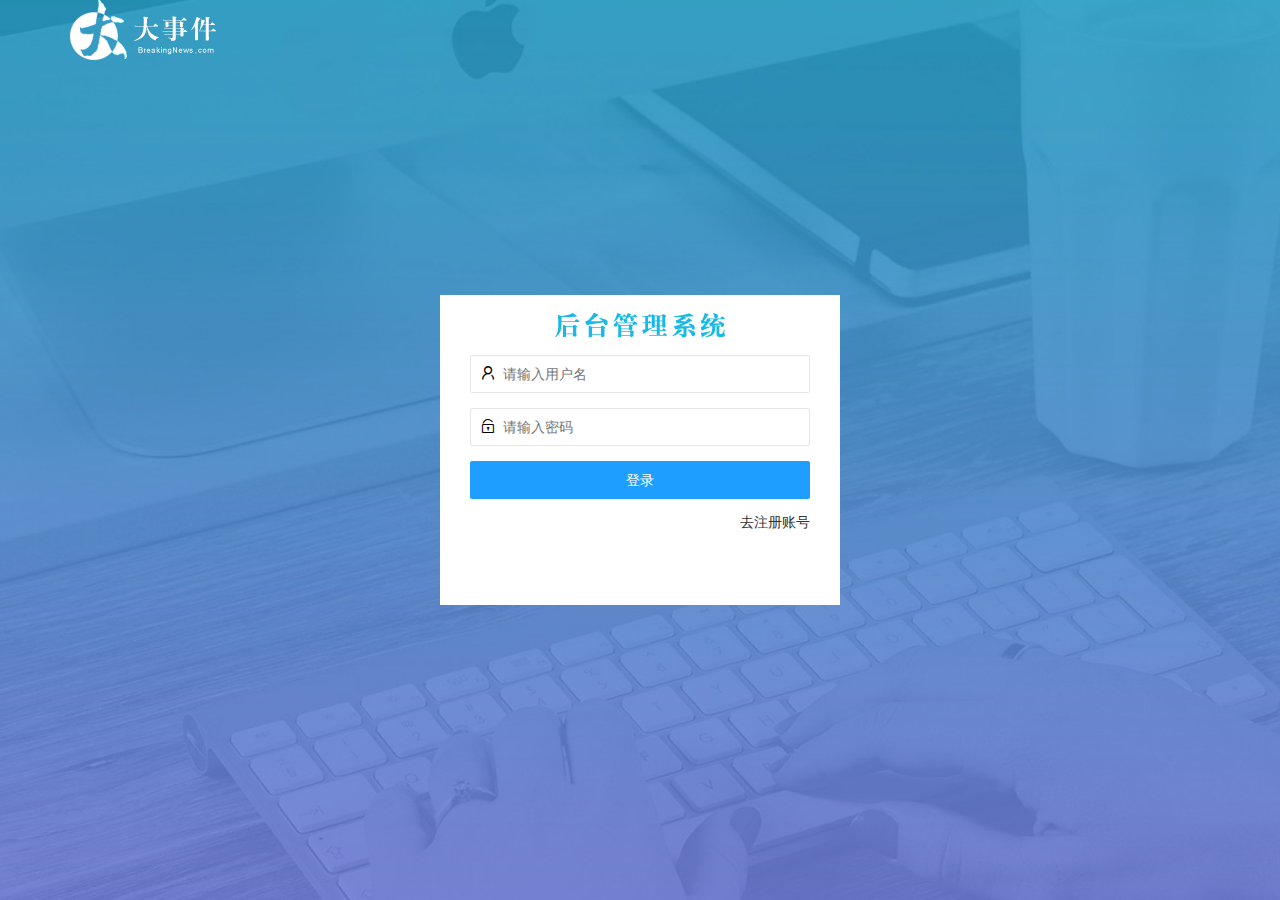
<file: login.html>
<!DOCTYPE html>
<html lang="en">

<head>
    <meta charset="UTF-8">
    <meta http-equiv="X-UA-Compatible" content="IE=edge">
    <meta name="viewport" content="width=device-width, initial-scale=1.0">
    <title>大事件-登录/注册</title>
    <link rel="stylesheet" href="./assets/css/login.css">
    <link rel="stylesheet" href="./assets/lib/layui/css/layui.css">
</head>

<body>
    <!-- 头部的logo区域 -->
    <div class="layui-main">
        <img src="./assets/images/logo.png" alt="">
    </div>
    <!-- 登录注册区域 -->
    <div class="loginAndRexBox">
        <div class="title-box"></div>
        <!-- 登录的div -->
        <div class="login-box">
            <!-- 登录的表单 -->
            <form class="layui-form" id="form_login">
                <!-- 用户名 -->
                <div class="layui-form-item">
                    <i class="layui-icon layui-icon-username"></i>
                    <input type="text" name="username" required lay-verify="required" placeholder="请输入用户名" autocomplete="off" class="layui-input">
                </div>
                <!-- 密码 -->
                <div class="layui-form-item">
                    <i class="layui-icon layui-icon-password"></i>
                    <input type="password" name="password" required lay-verify="required|pwd" placeholder="请输入密码" autocomplete="off" class="layui-input">
                </div>
                <!--登录按钮 -->
                <div class="layui-form-item">
                    <button class="layui-btn layui-btn-fluid layui-btn-normal" lay-submit>登录</button>
                </div>
                <div class="layui-form-item links">
                    <a href="javascript:;" id="link_reg">去注册账号</a>
                </div>
            </form>
        </div>
        <!-- 注册的div -->
        <div class="reg-box">
            <!-- 注册的表单 -->
            <form class="layui-form" id="form_reg">
                <!-- 用户名 -->
                <div class="layui-form-item">
                    <i class="layui-icon layui-icon-username"></i>
                    <input type="text" name="username" required lay-verify="required" placeholder="请输入用户名" autocomplete="off" class="layui-input">
                </div>
                <!-- 密码 -->
                <div class="layui-form-item">
                    <i class="layui-icon layui-icon-password"></i>
                    <input type="password" name="password" required lay-verify="required|pwd" placeholder="请输入密码" autocomplete="off" class="layui-input">
                </div>
                <!-- 确认密码框 -->
                <div class="layui-form-item">
                    <i class="layui-icon layui-icon-password"></i>
                    <input type="password" name="repassword" required lay-verify="required|pwd|repwd" placeholder="再次确认密码" autocomplete="off" class="layui-input">
                </div>

                <!--注册按钮 -->
                <div class="layui-form-item">
                    <button class="layui-btn layui-btn-fluid layui-btn-normal" lay-submit>注册</button>
                </div>
                <div class="layui-form-item links">
                    <a href="javascript:;" id="link_login">去登录</a>
                </div>
            </form>
        </div>
    </div>
    <!-- 导入layui的js文件 -->
    <script src="/assets/lib/layui/layui.all.js"></script>
    <!-- 导入jquery -->
    <script src="./assets/lib/jquery.js"></script>
    <script src="./assets/js/baseAPI.js"></script>
    <!-- 导入自己的js脚本 -->
    <script src="./assets/js/login.js"></script>
</body>

</html>
</file>
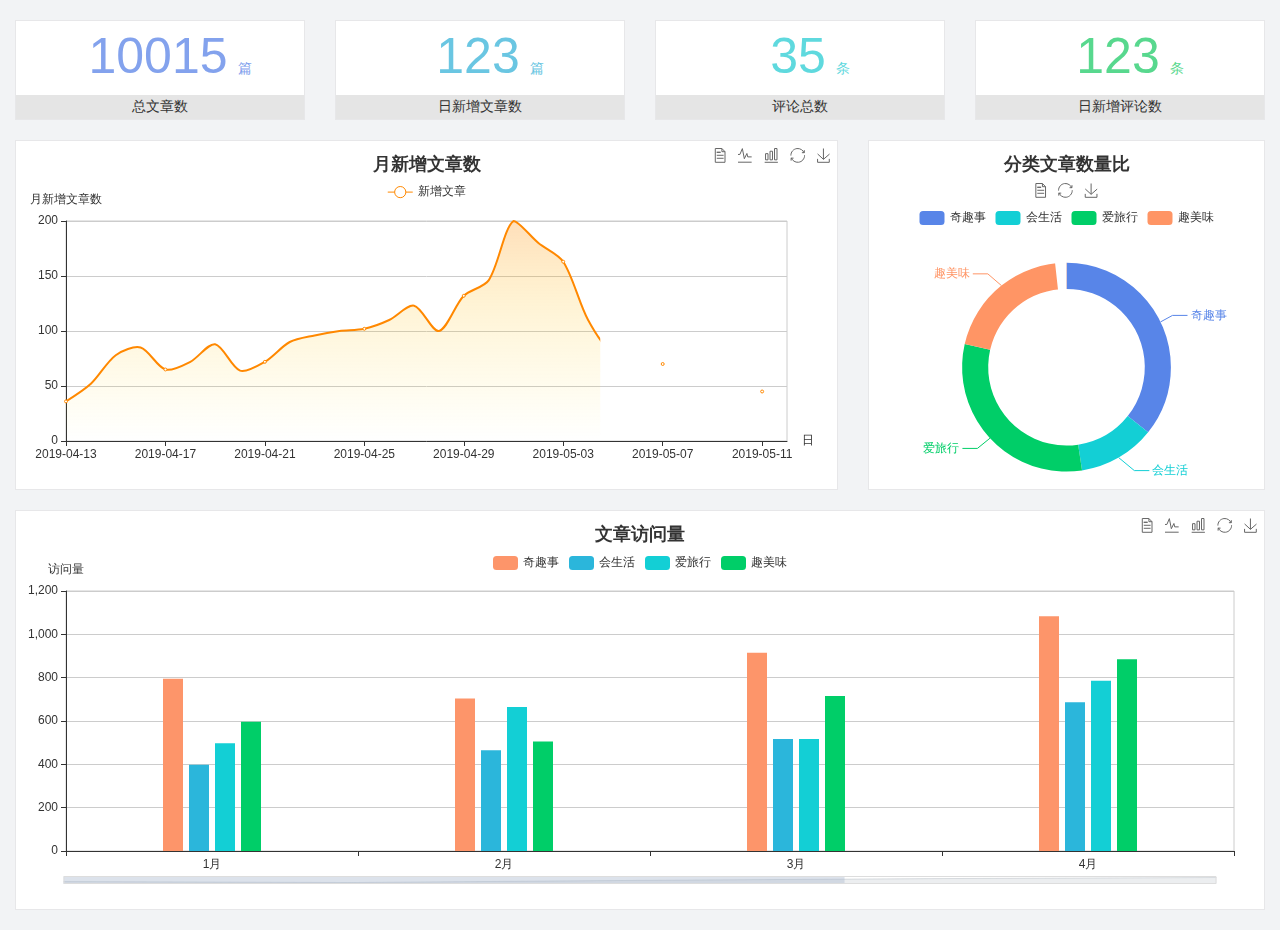
<file: home/dashboard.html>
<!DOCTYPE html>
<html lang="en">

<head>
  <meta charset="UTF-8">
  <meta name="viewport" content="width=device-width, initial-scale=1.0">
  <meta http-equiv="X-UA-Compatible" content="ie=edge">
  <title>图表统计</title>
  <link rel="stylesheet" href="../../assets/lib/bootstrap.css" />
  <link rel="stylesheet" href="../../assets/lib/main.css" />
  <script src="../../assets/lib/jquery.js"></script>
  <script type="text/javascript" src="../../assets/lib/echarts.min.js"></script>
</head>

<body>
  <div class="container-fluid">
    <div class="row spannel_list">
      <div class="col-sm-3 col-xs-6">
        <div class="spannel">
          <em>10015</em><span>篇</span>
          <b>总文章数</b>
        </div>
      </div>
      <div class="col-sm-3 col-xs-6">
        <div class="spannel scolor01">
          <em>123</em><span>篇</span>
          <b>日新增文章数</b>
        </div>
      </div>
      <div class="col-sm-3 col-xs-6">
        <div class="spannel scolor02">
          <em>35</em><span>条</span>
          <b>评论总数</b>
        </div>
      </div>
      <div class="col-sm-3 col-xs-6">
        <div class="spannel scolor03">
          <em>123</em><span>条</span>
          <b>日新增评论数</b>
        </div>
      </div>
    </div>
  </div>

  <div class="container-fluid">
    <div class="row curve-pie">
      <div class="col-lg-8 col-md-8">
        <div class="gragh_pannel" id="curve_show"></div>
      </div>
      <div class="col-lg-4 col-md-4">
        <div class="gragh_pannel" id="pie_show"></div>
      </div>
    </div>
  </div>

  <div class="container-fluid">
    <div class="column_pannel" id="column_show"></div>
  </div>

  <script>
    var oChart = echarts.init(document.getElementById('curve_show'));
    var aList_all = [
      { 'count': 36, 'date': '2019-04-13' },
      { 'count': 52, 'date': '2019-04-14' },
      { 'count': 78, 'date': '2019-04-15' },
      { 'count': 85, 'date': '2019-04-16' },
      { 'count': 65, 'date': '2019-04-17' },
      { 'count': 72, 'date': '2019-04-18' },
      { 'count': 88, 'date': '2019-04-19' },
      { 'count': 64, 'date': '2019-04-20' },
      { 'count': 72, 'date': '2019-04-21' },
      { 'count': 90, 'date': '2019-04-22' },
      { 'count': 96, 'date': '2019-04-23' },
      { 'count': 100, 'date': '2019-04-24' },
      { 'count': 102, 'date': '2019-04-25' },
      { 'count': 110, 'date': '2019-04-26' },
      { 'count': 123, 'date': '2019-04-27' },
      { 'count': 100, 'date': '2019-04-28' },
      { 'count': 132, 'date': '2019-04-29' },
      { 'count': 146, 'date': '2019-04-30' },
      { 'count': 200, 'date': '2019-05-01' },
      { 'count': 180, 'date': '2019-05-02' },
      { 'count': 163, 'date': '2019-05-03' },
      { 'count': 110, 'date': '2019-05-04' },
      { 'count': 80, 'date': '2019-05-05' },
      { 'count': 82, 'date': '2019-05-06' },
      { 'count': 70, 'date': '2019-05-07' },
      { 'count': 65, 'date': '2019-05-08' },
      { 'count': 54, 'date': '2019-05-09' },
      { 'count': 40, 'date': '2019-05-10' },
      { 'count': 45, 'date': '2019-05-11' },
      { 'count': 38, 'date': '2019-05-12' },
    ];

    let aCount = [];
    let aDate = [];

    for (var i = 0; i < aList_all.length; i++) {
      aCount.push(aList_all[i].count);
      aDate.push(aList_all[i].date);
    }

    var chartopt = {
      title: {
        text: '月新增文章数',
        left: 'center',
        top: '10'
      },
      tooltip: {
        trigger: 'axis'
      },
      legend: {
        data: ['新增文章'],
        top: '40'
      },
      toolbox: {
        show: true,
        feature: {
          mark: { show: true },
          dataView: { show: true, readOnly: false },
          magicType: { show: true, type: ['line', 'bar'] },
          restore: { show: true },
          saveAsImage: { show: true }
        }
      },
      calculable: true,
      xAxis: [
        {
          name: '日',
          type: 'category',
          boundaryGap: false,
          data: aDate
        }
      ],
      yAxis: [
        {
          name: '月新增文章数',
          type: 'value'
        }
      ],
      series: [
        {
          name: '新增文章',
          type: 'line',
          smooth: true,
          itemStyle: { normal: { areaStyle: { type: 'default' }, color: '#f80' }, lineStyle: { color: '#f80' } },
          data: aCount
        }],
      areaStyle: {
        normal: {
          color: new echarts.graphic.LinearGradient(0, 0, 0, 1, [{
            offset: 0,
            color: 'rgba(255,136,0,0.39)'
          }, {
            offset: .34,
            color: 'rgba(255,180,0,0.25)'
          }, {
            offset: 1,
            color: 'rgba(255,222,0,0.00)'
          }])

        }
      },
      grid: {
        show: true,
        x: 50,
        x2: 50,
        y: 80,
        height: 220
      }
    };

    oChart.setOption(chartopt);


    var oPie = echarts.init(document.getElementById('pie_show'));
    var oPieopt =
    {
      title: {
        top: 10,
        text: '分类文章数量比',
        x: 'center'
      },
      tooltip: {
        trigger: 'item',
        formatter: "{a} <br/>{b} : {c} ({d}%)"
      },
      color: ['#5885e8', '#13cfd5', '#00ce68', '#ff9565'],
      legend: {
        x: 'center',
        top: 65,
        data: ['奇趣事', '会生活', '爱旅行', '趣美味']
      },
      toolbox: {
        show: true,
        x: 'center',
        top: 35,
        feature: {
          mark: { show: true },
          dataView: { show: true, readOnly: false },
          magicType: {
            show: true,
            type: ['pie', 'funnel'],
            option: {
              funnel: {
                x: '25%',
                width: '50%',
                funnelAlign: 'left',
                max: 1548
              }
            }
          },
          restore: { show: true },
          saveAsImage: { show: true }
        }
      },
      calculable: true,
      series: [
        {
          name: '访问来源',
          type: 'pie',
          radius: ['45%', '60%'],
          center: ['50%', '65%'],
          data: [
            { value: 300, name: '奇趣事' },
            { value: 100, name: '会生活' },
            { value: 260, name: '爱旅行' },
            { value: 180, name: '趣美味' }
          ]
        }
      ]
    };
    oPie.setOption(oPieopt);



    var oColumn = this.echarts.init(document.getElementById('column_show'));
    var oColumnopt =
    {
      title: {
        text: '文章访问量',
        left: 'center',
        top: '10'
      },
      tooltip: {
        trigger: 'axis'
      },
      legend: {
        data: ['奇趣事', '会生活', '爱旅行', '趣美味'],
        top: '40'
      },
      toolbox: {
        show: true,
        feature: {
          mark: { show: true },
          dataView: { show: true, readOnly: false },
          magicType: { show: true, type: ['line', 'bar'] },
          restore: { show: true },
          saveAsImage: { show: true }
        }
      },
      calculable: true,
      xAxis: [
        {
          type: 'category',
          data: ['1月', '2月', '3月', '4月', '5月']
        }
      ],
      yAxis: [
        {
          name: '访问量',
          type: 'value'
        }
      ],
      series: [
        {
          name: '奇趣事',
          type: 'bar',
          barWidth: 20,
          itemStyle: {
            normal: { areaStyle: { type: 'default' }, color: '#fd956a' }
          },
          data: [800, 708, 920, 1090, 1200]
        },
        {
          name: '会生活',
          type: 'bar',
          barWidth: 20,
          itemStyle: {
            normal: { areaStyle: { type: 'default' }, color: '#2bb6db' }
          },
          data: [400, 468, 520, 690, 800]
        },
        {
          name: '爱旅行',
          type: 'bar',
          barWidth: 20,
          itemStyle: {
            normal: { areaStyle: { type: 'default' }, color: '#13cfd5' }
          },
          data: [500, 668, 520, 790, 900]
        },
        {
          name: '趣美味',
          type: 'bar',
          barWidth: 20,
          itemStyle: {
            normal: { areaStyle: { type: 'default' }, color: '#00ce68' }
          },
          data: [600, 508, 720, 890, 1000]
        }
      ],
      grid: {
        show: true,
        x: 50,
        x2: 30,
        y: 80,
        height: 260
      },
      dataZoom: [//给x轴设置滚动条
        {
          start: 0,//默认为0
          end: 100 - 1000 / 31,//默认为100
          type: 'slider',
          show: true,
          xAxisIndex: [0],
          handleSize: 0,//滑动条的 左右2个滑动条的大小
          height: 8,//组件高度
          left: 45, //左边的距离
          right: 50,//右边的距离
          bottom: 26,//右边的距离
          handleColor: '#ddd',//h滑动图标的颜色
          handleStyle: {
            borderColor: "#cacaca",
            borderWidth: "1",
            shadowBlur: 2,
            background: "#ddd",
            shadowColor: "#ddd",
          }
        }]
    };
    oColumn.setOption(oColumnopt);
  </script>
</body>

</html>
</file>
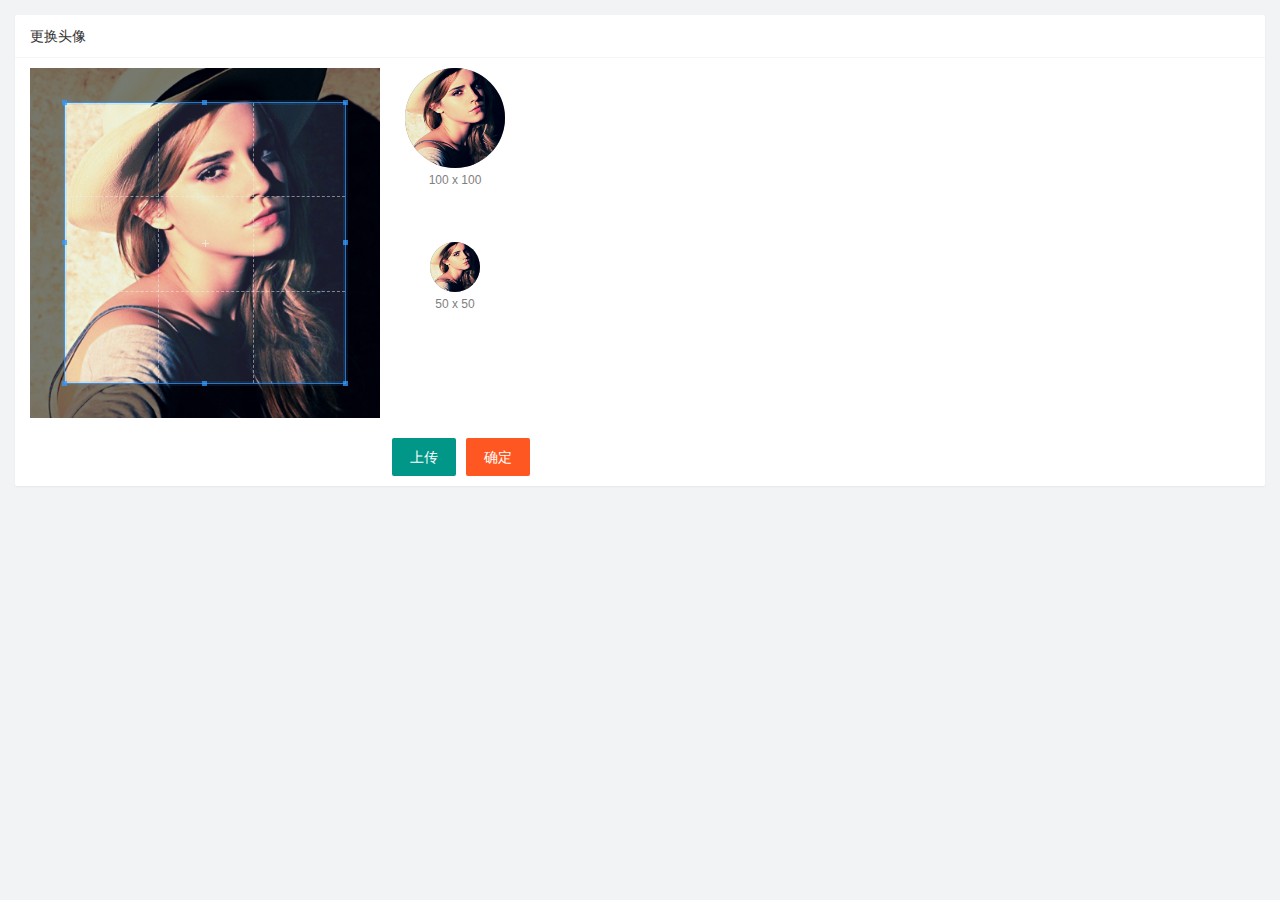
<file: user/user_avatar.html>
<!DOCTYPE html>
<html lang="en">

<head>
    <meta charset="UTF-8">
    <meta http-equiv="X-UA-Compatible" content="IE=edge">
    <meta name="viewport" content="width=device-width, initial-scale=1.0">
    <title>Document</title>
    <link rel="stylesheet" href="/assets/lib/layui/css/layui.css">
    <link rel="stylesheet" href="/assets/lib/cropper/cropper.css">
    <link rel="stylesheet" href="/assets/css/user/user.avatar.css">
</head>

<body>
    <!-- 卡片区域 -->
    <div class="layui-card">
        <div class="layui-card-header">更换头像</div>
        <div class="layui-card-body">
            <!-- 第一行的图片裁剪和预览区域 -->
            <div class="row1">
                <!-- 图片裁剪区域 -->
                <div class="cropper-box">
                    <!-- 这个 img 标签很重要，将来会把它初始化为裁剪区域 -->
                    <img id="image" src="/assets/images/sample.jpg" />
                </div>
                <!-- 图片的预览区域 -->
                <div class="preview-box">
                    <div>
                        <!-- 宽高为 100px 的预览区域 -->
                        <div class="img-preview w100"></div>
                        <p class="size">100 x 100</p>
                    </div>
                    <div>
                        <!-- 宽高为 50px 的预览区域 -->
                        <div class="img-preview w50"></div>
                        <p class="size">50 x 50</p>
                    </div>
                </div>
            </div>

            <!-- 第二行的按钮区域 -->
            <div class="row2">
                <input type="file" id="file" accept="image/png,image/jpeg">
                <button type="button" class="layui-btn" id="btnChooseImage">上传</button>
                <button type="button" class="layui-btn layui-btn-danger" id="btnUpload">确定</button>
            </div>
        </div>
    </div>

    <script src="/assets/lib/layui/layui.all.js"></script>
    <script src="/assets/lib/jquery.js"></script>
    <script src="/assets/lib/cropper/Cropper.js"></script>
    <script src="/assets/lib/cropper/jquery-cropper.js"></script>
    <script src="/assets/js/baseAPI.js"></script>
    <script src="/assets/js/user/user_avatar.js"></script>
</body>

</html>
</file>
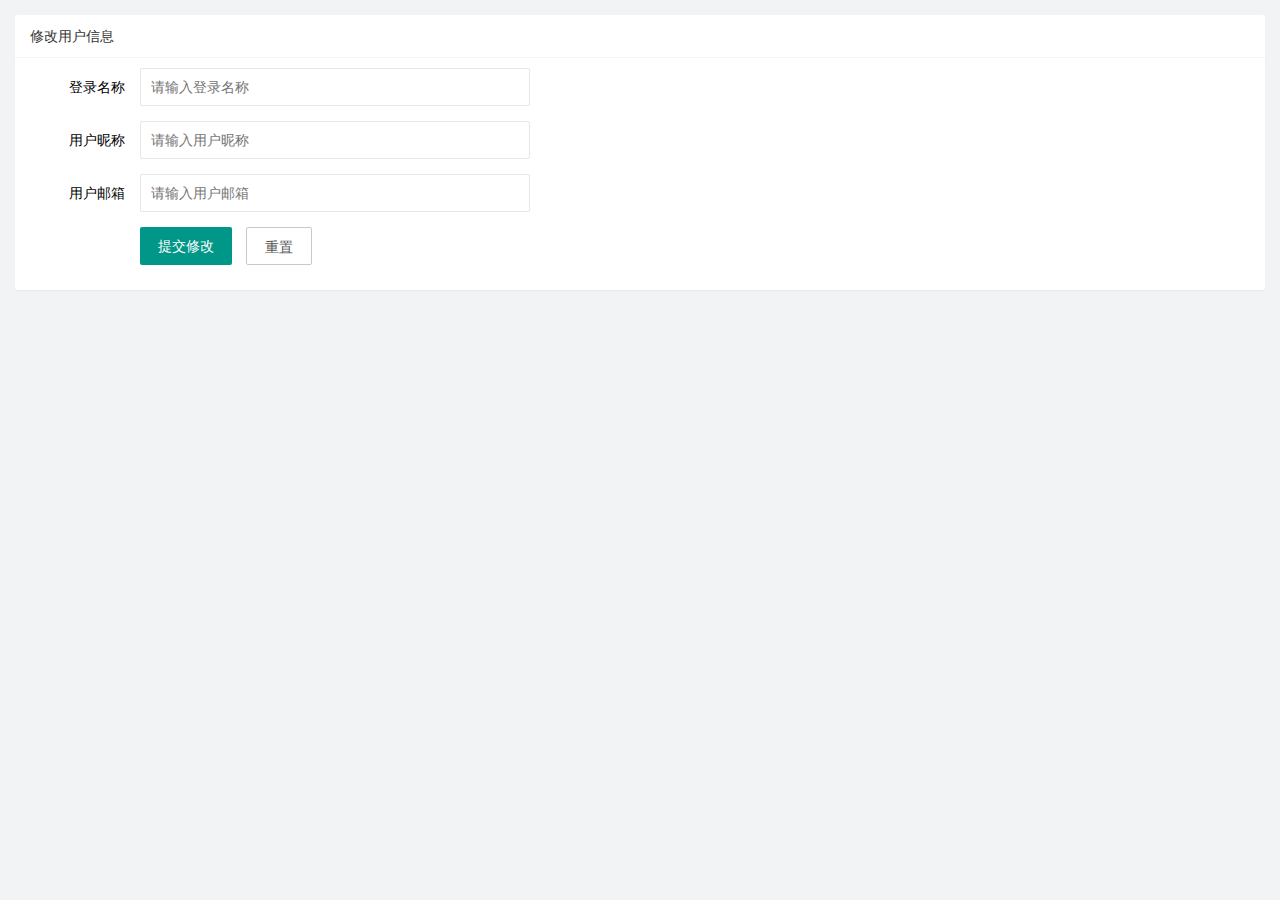
<file: user/user_info.html>
<!DOCTYPE html>
<html lang="en">

<head>
    <meta charset="UTF-8">
    <meta http-equiv="X-UA-Compatible" content="IE=edge">
    <meta name="viewport" content="width=device-width, initial-scale=1.0">
    <title>Document</title>
    <!-- 导入layui的样式 -->
    <link rel="stylesheet" href="/assets/lib/layui/css/layui.css">
    <!-- 导入自己的样式 -->
    <link rel="stylesheet" href="/assets/css/user/user_info.css">
</head>

<body>
    <!-- 卡片区域 -->
    <div class="layui-card">
        <div class="layui-card-header">修改用户信息</div>
        <div class="layui-card-body">
            <!-- form表单区域 -->
            <form class="layui-form" lay-filter="formUserInfo">
                <!-- 这是隐藏域 -->
                <input type="hidden" name="id">
                <div class="layui-form-item">
                    <label class="layui-form-label">登录名称</label>
                    <div class="layui-input-block">
                        <input type="text" name="username" required lay-verify="required" placeholder="请输入登录名称" autocomplete="off" class="layui-input" readonly>
                    </div>
                </div>
                <div class="layui-form-item">
                    <label class="layui-form-label">用户昵称</label>
                    <div class="layui-input-block">
                        <input type="text" name="nickname" required lay-verify="required|nickname" placeholder="请输入用户昵称" autocomplete="off" class="layui-input">
                    </div>
                </div>
                <div class="layui-form-item">
                    <label class="layui-form-label">用户邮箱</label>
                    <div class="layui-input-block">
                        <input type="text" name="email" required lay-verify="required|email" placeholder="请输入用户邮箱" autocomplete="off" class="layui-input">
                    </div>
                </div>
                <div class="layui-form-item">
                    <div class="layui-input-block">
                        <button class="layui-btn" lay-submit lay-filter="formDemo">提交修改</button>
                        <button type="reset" class="layui-btn layui-btn-primary" id="btnReset">重置</button>
                    </div>
                </div>
            </form>
        </div>
    </div>
    <!-- 导入layui的js -->
    <script src="/assets/lib/layui/layui.all.js"></script>
    <!--导入jQuery -->
    <script src="/assets/lib/jquery.js"></script>
    <!-- 导入baseAPI.js -->
    <script src="/assets/js/baseAPI.js"></script>
    <!-- 导入自己的js -->
    <script src="/assets/js/user/user_info.js"></script>
</body>

</html>
</file>
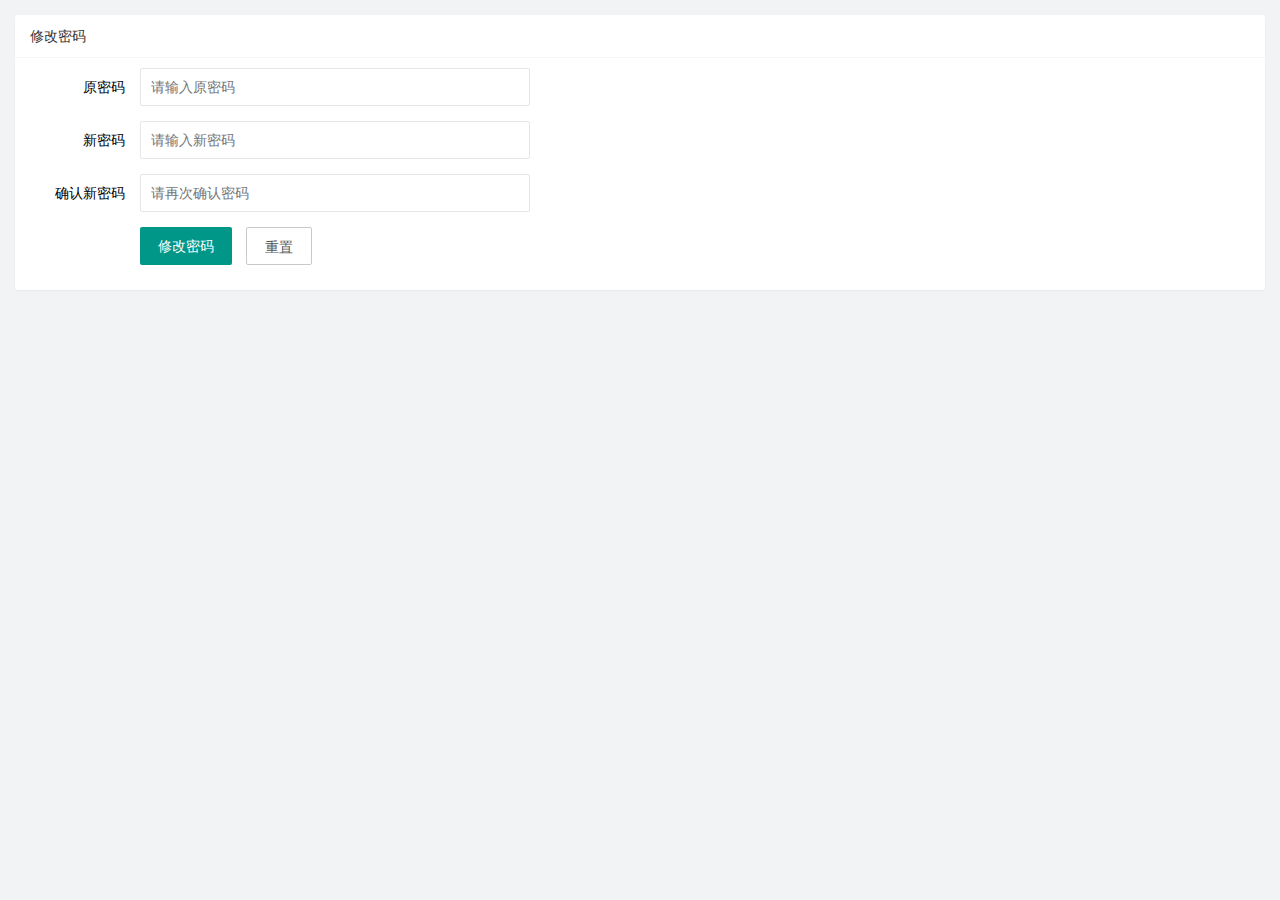
<file: user/user_pwd.html>
<!DOCTYPE html>
<html lang="en">

<head>
    <meta charset="UTF-8" />
    <meta name="viewport" content="width=device-width, initial-scale=1.0" />
    <title>Document</title>
    <link rel="stylesheet" href="/assets/lib/layui/css/layui.css" />
    <link rel="stylesheet" href="/assets/css/user/user_pwd.css" />
</head>

<body>
    <!-- 卡片区域 -->
    <div class="layui-card">
        <div class="layui-card-header">修改密码</div>
        <div class="layui-card-body">
            <form class="layui-form">
                <div class="layui-form-item">
                    <label class="layui-form-label">原密码</label>
                    <div class="layui-input-block">
                        <input type="password" name="oldPwd" required lay-verify="required|pwd" placeholder="请输入原密码" autocomplete="off" class="layui-input" />
                    </div>
                </div>
                <div class="layui-form-item">
                    <label class="layui-form-label">新密码</label>
                    <div class="layui-input-block">
                        <input type="password" name="newPwd" required lay-verify="required|pwd|samePwd" placeholder="请输入新密码" autocomplete="off" class="layui-input" />
                    </div>
                </div>
                <div class="layui-form-item">
                    <label class="layui-form-label">确认新密码</label>
                    <div class="layui-input-block">
                        <input type="password" name="rePwd" required lay-verify="required|pwd|rePwd" placeholder="请再次确认密码" autocomplete="off" class="layui-input" />
                    </div>
                </div>
                <div class="layui-form-item">
                    <div class="layui-input-block">
                        <button class="layui-btn" lay-submit lay-filter="formDemo">修改密码</button>
                        <button type="reset" class="layui-btn layui-btn-primary">重置</button>
                    </div>
                </div>
            </form>
        </div>
    </div>
    <script src="/assets/lib/layui/layui.all.js"></script>
    <script src="/assets/lib/jquery.js"></script>
    <script src="/assets/js/baseAPI.js"></script>
    <script src="/assets/js/user/user_pwd.js"></script>
</body>

</html>
</file>
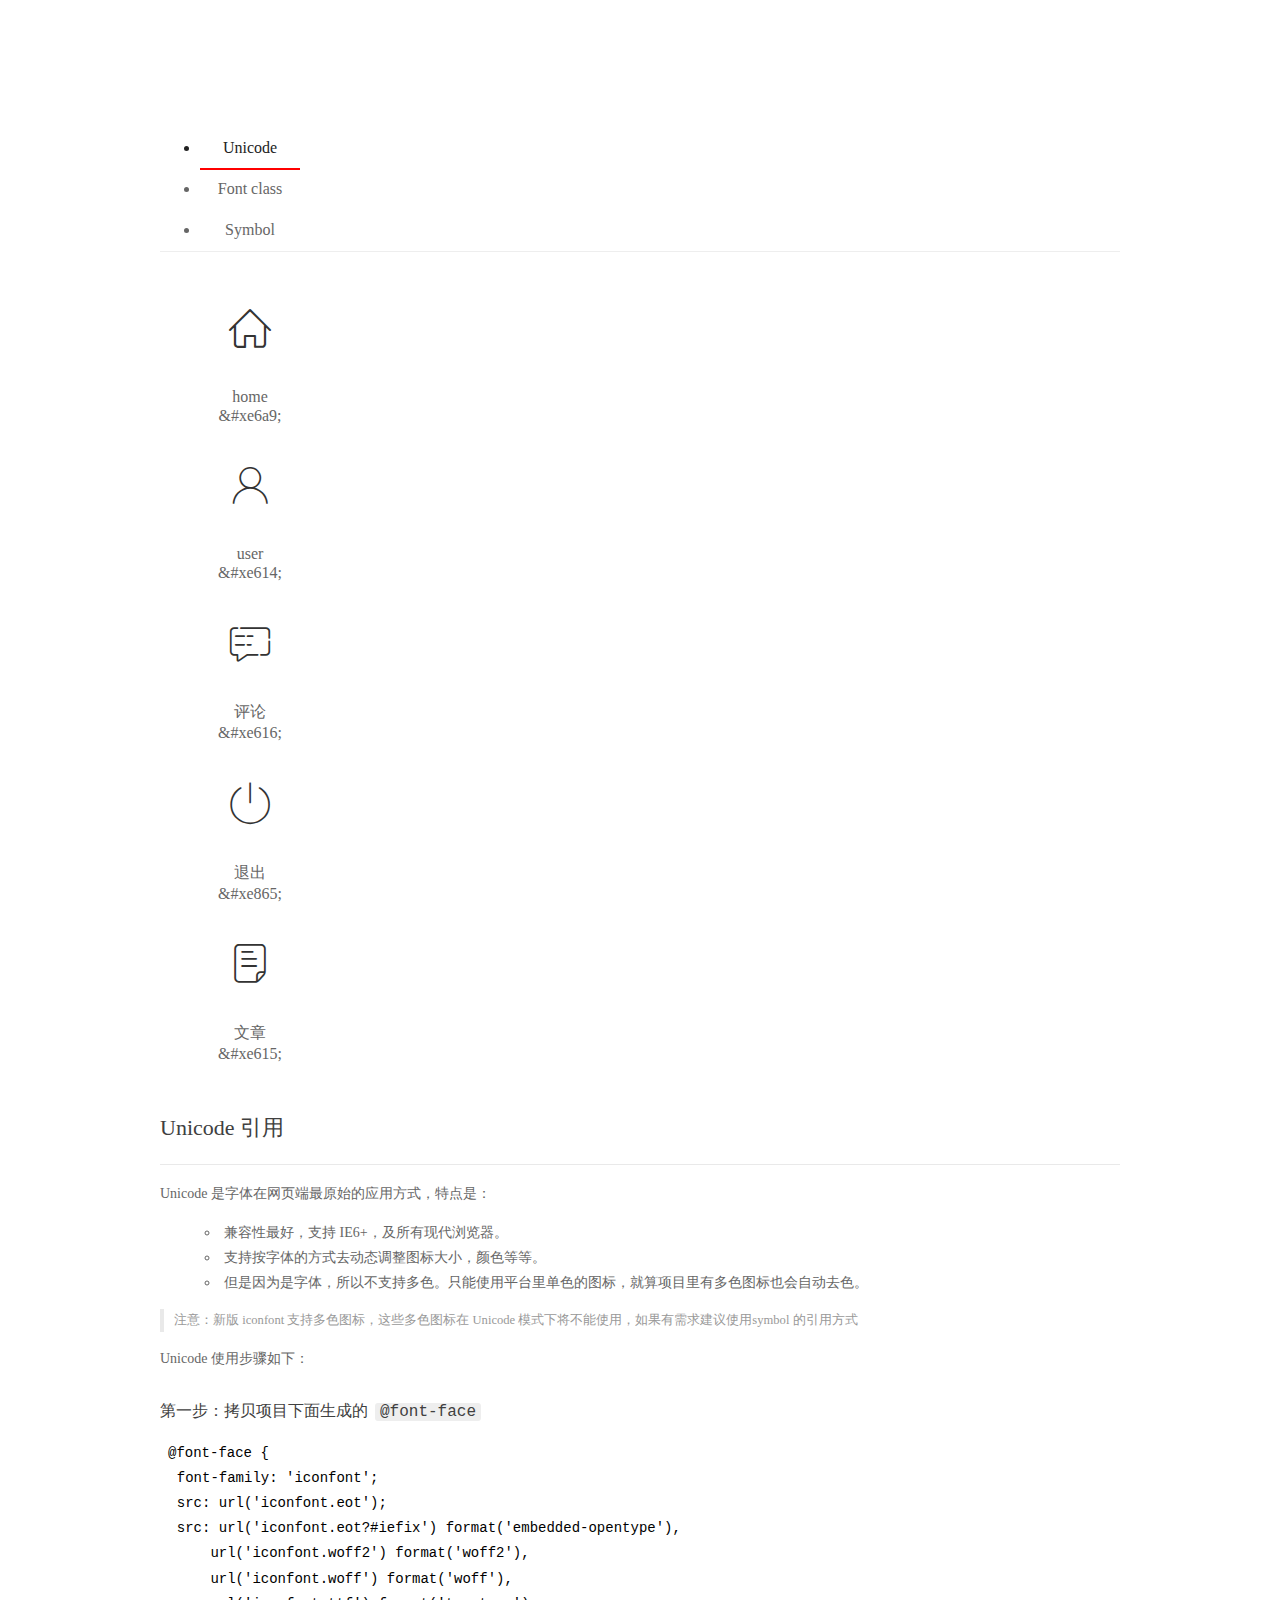
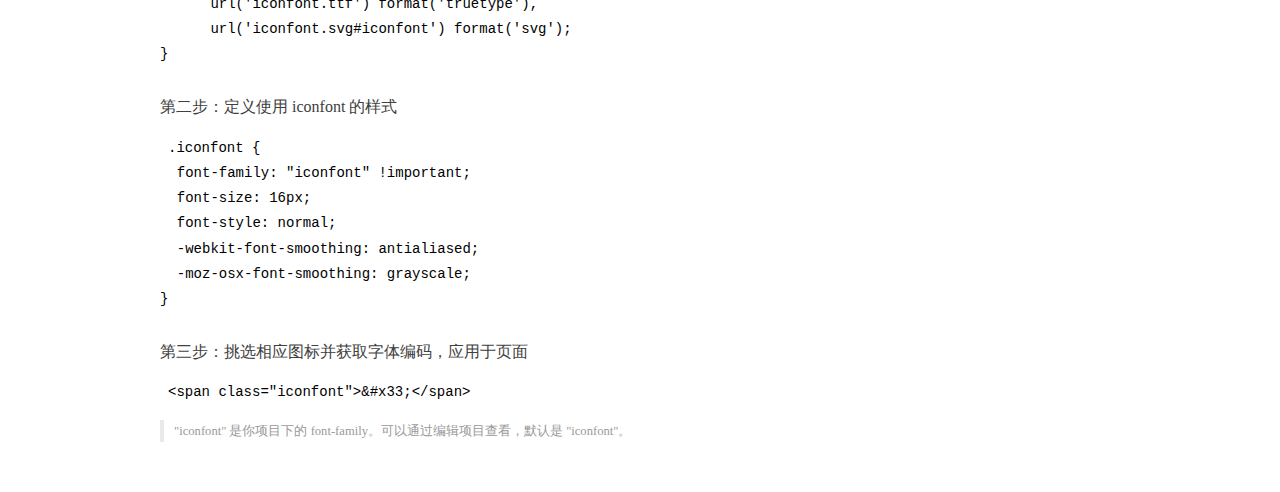
<file: assets/fonts/demo_index.html>
<!DOCTYPE html>
<html>
<head>
  <meta charset="utf-8"/>
  <title>IconFont Demo</title>
  <link rel="shortcut icon" href="https://gtms04.alicdn.com/tps/i4/TB1_oz6GVXXXXaFXpXXJDFnIXXX-64-64.ico" type="image/x-icon"/>
  <link rel="stylesheet" href="https://g.alicdn.com/thx/cube/1.3.2/cube.min.css">
  <link rel="stylesheet" href="demo.css">
  <link rel="stylesheet" href="iconfont.css">
  <script src="iconfont.js"></script>
  <!-- jQuery -->
  <script src="https://a1.alicdn.com/oss/uploads/2018/12/26/7bfddb60-08e8-11e9-9b04-53e73bb6408b.js"></script>
  <!-- 代码高亮 -->
  <script src="https://a1.alicdn.com/oss/uploads/2018/12/26/a3f714d0-08e6-11e9-8a15-ebf944d7534c.js"></script>
</head>
<body>
  <div class="main">
    <h1 class="logo"><a href="https://www.iconfont.cn/" title="iconfont 首页" target="_blank">&#xe86b;</a></h1>
    <div class="nav-tabs">
      <ul id="tabs" class="dib-box">
        <li class="dib active"><span>Unicode</span></li>
        <li class="dib"><span>Font class</span></li>
        <li class="dib"><span>Symbol</span></li>
      </ul>
      
    </div>
    <div class="tab-container">
      <div class="content unicode" style="display: block;">
          <ul class="icon_lists dib-box">
          
            <li class="dib">
              <span class="icon iconfont">&#xe6a9;</span>
                <div class="name">home</div>
                <div class="code-name">&amp;#xe6a9;</div>
              </li>
          
            <li class="dib">
              <span class="icon iconfont">&#xe614;</span>
                <div class="name">user</div>
                <div class="code-name">&amp;#xe614;</div>
              </li>
          
            <li class="dib">
              <span class="icon iconfont">&#xe616;</span>
                <div class="name">评论</div>
                <div class="code-name">&amp;#xe616;</div>
              </li>
          
            <li class="dib">
              <span class="icon iconfont">&#xe865;</span>
                <div class="name">退出</div>
                <div class="code-name">&amp;#xe865;</div>
              </li>
          
            <li class="dib">
              <span class="icon iconfont">&#xe615;</span>
                <div class="name">文章</div>
                <div class="code-name">&amp;#xe615;</div>
              </li>
          
          </ul>
          <div class="article markdown">
          <h2 id="unicode-">Unicode 引用</h2>
          <hr>

          <p>Unicode 是字体在网页端最原始的应用方式，特点是：</p>
          <ul>
            <li>兼容性最好，支持 IE6+，及所有现代浏览器。</li>
            <li>支持按字体的方式去动态调整图标大小，颜色等等。</li>
            <li>但是因为是字体，所以不支持多色。只能使用平台里单色的图标，就算项目里有多色图标也会自动去色。</li>
          </ul>
          <blockquote>
            <p>注意：新版 iconfont 支持多色图标，这些多色图标在 Unicode 模式下将不能使用，如果有需求建议使用symbol 的引用方式</p>
          </blockquote>
          <p>Unicode 使用步骤如下：</p>
          <h3 id="-font-face">第一步：拷贝项目下面生成的 <code>@font-face</code></h3>
<pre><code class="language-css"
>@font-face {
  font-family: 'iconfont';
  src: url('iconfont.eot');
  src: url('iconfont.eot?#iefix') format('embedded-opentype'),
      url('iconfont.woff2') format('woff2'),
      url('iconfont.woff') format('woff'),
      url('iconfont.ttf') format('truetype'),
      url('iconfont.svg#iconfont') format('svg');
}
</code></pre>
          <h3 id="-iconfont-">第二步：定义使用 iconfont 的样式</h3>
<pre><code class="language-css"
>.iconfont {
  font-family: "iconfont" !important;
  font-size: 16px;
  font-style: normal;
  -webkit-font-smoothing: antialiased;
  -moz-osx-font-smoothing: grayscale;
}
</code></pre>
          <h3 id="-">第三步：挑选相应图标并获取字体编码，应用于页面</h3>
<pre>
<code class="language-html"
>&lt;span class="iconfont"&gt;&amp;#x33;&lt;/span&gt;
</code></pre>
          <blockquote>
            <p>"iconfont" 是你项目下的 font-family。可以通过编辑项目查看，默认是 "iconfont"。</p>
          </blockquote>
          </div>
      </div>
      <div class="content font-class">
        <ul class="icon_lists dib-box">
          
          <li class="dib">
            <span class="icon iconfont icon-home"></span>
            <div class="name">
              home
            </div>
            <div class="code-name">.icon-home
            </div>
          </li>
          
          <li class="dib">
            <span class="icon iconfont icon-user"></span>
            <div class="name">
              user
            </div>
            <div class="code-name">.icon-user
            </div>
          </li>
          
          <li class="dib">
            <span class="icon iconfont icon-pinglun"></span>
            <div class="name">
              评论
            </div>
            <div class="code-name">.icon-pinglun
            </div>
          </li>
          
          <li class="dib">
            <span class="icon iconfont icon-tuichu"></span>
            <div class="name">
              退出
            </div>
            <div class="code-name">.icon-tuichu
            </div>
          </li>
          
          <li class="dib">
            <span class="icon iconfont icon-16"></span>
            <div class="name">
              文章
            </div>
            <div class="code-name">.icon-16
            </div>
          </li>
          
        </ul>
        <div class="article markdown">
        <h2 id="font-class-">font-class 引用</h2>
        <hr>

        <p>font-class 是 Unicode 使用方式的一种变种，主要是解决 Unicode 书写不直观，语意不明确的问题。</p>
        <p>与 Unicode 使用方式相比，具有如下特点：</p>
        <ul>
          <li>兼容性良好，支持 IE8+，及所有现代浏览器。</li>
          <li>相比于 Unicode 语意明确，书写更直观。可以很容易分辨这个 icon 是什么。</li>
          <li>因为使用 class 来定义图标，所以当要替换图标时，只需要修改 class 里面的 Unicode 引用。</li>
          <li>不过因为本质上还是使用的字体，所以多色图标还是不支持的。</li>
        </ul>
        <p>使用步骤如下：</p>
        <h3 id="-fontclass-">第一步：引入项目下面生成的 fontclass 代码：</h3>
<pre><code class="language-html">&lt;link rel="stylesheet" href="./iconfont.css"&gt;
</code></pre>
        <h3 id="-">第二步：挑选相应图标并获取类名，应用于页面：</h3>
<pre><code class="language-html">&lt;span class="iconfont icon-xxx"&gt;&lt;/span&gt;
</code></pre>
        <blockquote>
          <p>"
            iconfont" 是你项目下的 font-family。可以通过编辑项目查看，默认是 "iconfont"。</p>
        </blockquote>
      </div>
      </div>
      <div class="content symbol">
          <ul class="icon_lists dib-box">
          
            <li class="dib">
                <svg class="icon svg-icon" aria-hidden="true">
                  <use xlink:href="#icon-home"></use>
                </svg>
                <div class="name">home</div>
                <div class="code-name">#icon-home</div>
            </li>
          
            <li class="dib">
                <svg class="icon svg-icon" aria-hidden="true">
                  <use xlink:href="#icon-user"></use>
                </svg>
                <div class="name">user</div>
                <div class="code-name">#icon-user</div>
            </li>
          
            <li class="dib">
                <svg class="icon svg-icon" aria-hidden="true">
                  <use xlink:href="#icon-pinglun"></use>
                </svg>
                <div class="name">评论</div>
                <div class="code-name">#icon-pinglun</div>
            </li>
          
            <li class="dib">
                <svg class="icon svg-icon" aria-hidden="true">
                  <use xlink:href="#icon-tuichu"></use>
                </svg>
                <div class="name">退出</div>
                <div class="code-name">#icon-tuichu</div>
            </li>
          
            <li class="dib">
                <svg class="icon svg-icon" aria-hidden="true">
                  <use xlink:href="#icon-16"></use>
                </svg>
                <div class="name">文章</div>
                <div class="code-name">#icon-16</div>
            </li>
          
          </ul>
          <div class="article markdown">
          <h2 id="symbol-">Symbol 引用</h2>
          <hr>

          <p>这是一种全新的使用方式，应该说这才是未来的主流，也是平台目前推荐的用法。相关介绍可以参考这篇<a href="">文章</a>
            这种用法其实是做了一个 SVG 的集合，与另外两种相比具有如下特点：</p>
          <ul>
            <li>支持多色图标了，不再受单色限制。</li>
            <li>通过一些技巧，支持像字体那样，通过 <code>font-size</code>, <code>color</code> 来调整样式。</li>
            <li>兼容性较差，支持 IE9+，及现代浏览器。</li>
            <li>浏览器渲染 SVG 的性能一般，还不如 png。</li>
          </ul>
          <p>使用步骤如下：</p>
          <h3 id="-symbol-">第一步：引入项目下面生成的 symbol 代码：</h3>
<pre><code class="language-html">&lt;script src="./iconfont.js"&gt;&lt;/script&gt;
</code></pre>
          <h3 id="-css-">第二步：加入通用 CSS 代码（引入一次就行）：</h3>
<pre><code class="language-html">&lt;style&gt;
.icon {
  width: 1em;
  height: 1em;
  vertical-align: -0.15em;
  fill: currentColor;
  overflow: hidden;
}
&lt;/style&gt;
</code></pre>
          <h3 id="-">第三步：挑选相应图标并获取类名，应用于页面：</h3>
<pre><code class="language-html">&lt;svg class="icon" aria-hidden="true"&gt;
  &lt;use xlink:href="#icon-xxx"&gt;&lt;/use&gt;
&lt;/svg&gt;
</code></pre>
          </div>
      </div>

    </div>
  </div>
  <script>
  $(document).ready(function () {
      $('.tab-container .content:first').show()

      $('#tabs li').click(function (e) {
        var tabContent = $('.tab-container .content')
        var index = $(this).index()

        if ($(this).hasClass('active')) {
          return
        } else {
          $('#tabs li').removeClass('active')
          $(this).addClass('active')

          tabContent.hide().eq(index).fadeIn()
        }
      })
    })
  </script>
</body>
</html>
</file>
<file: assets/css/login.css>
html,
    body {
        margin: 0;
        padding: 0;
        height: 100%;
        width: 100%;
        background: url('/assets/images/login_bg.jpg') no-repeat center;
        background-size: cover;
    }
    
    .loginAndRexBox {
        position: absolute;
        left: 50%;
        top: 50%;
        transform: translate(-50%, -50%);
        width: 400px;
        height: 310px;
        background-color: #fff;
    }
    
    .title-box {
        height: 60px;
        background: url(/assets/images/login_title.png) no-repeat center
    }
    
    .reg-box {
        display: none;
    }
    
    .layui-form {
        padding: 0 30px;
    }
    
    .links {
        display: flex;
        justify-content: flex-end;
    }
    
    .link a {
        font-size: 12px;
    }
    
    .layui-form-item {
        position: relative;
    }
    
    .layui-form-item .layui-icon {
        position: absolute;
        left: 10px;
        top: 10px;
    }
    
    .layui-input {
        padding-left: 32px !important;
    }
</file>
<file: assets/lib/layui/css/layui.css>
/** layui-v2.5.5 MIT License By https://www.layui.com */
 .layui-inline,img{display:inline-block;vertical-align:middle}h1,h2,h3,h4,h5,h6{font-weight:400}.layui-edge,.layui-header,.layui-inline,.layui-main{position:relative}.layui-body,.layui-edge,.layui-elip{overflow:hidden}.layui-btn,.layui-edge,.layui-inline,img{vertical-align:middle}.layui-btn,.layui-disabled,.layui-icon,.layui-unselect{-moz-user-select:none;-webkit-user-select:none;-ms-user-select:none}.layui-elip,.layui-form-checkbox span,.layui-form-pane .layui-form-label{text-overflow:ellipsis;white-space:nowrap}.layui-breadcrumb,.layui-tree-btnGroup{visibility:hidden}blockquote,body,button,dd,div,dl,dt,form,h1,h2,h3,h4,h5,h6,input,li,ol,p,pre,td,textarea,th,ul{margin:0;padding:0;-webkit-tap-highlight-color:rgba(0,0,0,0)}a:active,a:hover{outline:0}img{border:none}li{list-style:none}table{border-collapse:collapse;border-spacing:0}h4,h5,h6{font-size:100%}button,input,optgroup,option,select,textarea{font-family:inherit;font-size:inherit;font-style:inherit;font-weight:inherit;outline:0}pre{white-space:pre-wrap;white-space:-moz-pre-wrap;white-space:-pre-wrap;white-space:-o-pre-wrap;word-wrap:break-word}body{line-height:24px;font:14px Helvetica Neue,Helvetica,PingFang SC,Tahoma,Arial,sans-serif}hr{height:1px;margin:10px 0;border:0;clear:both}a{color:#333;text-decoration:none}a:hover{color:#777}a cite{font-style:normal;*cursor:pointer}.layui-border-box,.layui-border-box *{box-sizing:border-box}.layui-box,.layui-box *{box-sizing:content-box}.layui-clear{clear:both;*zoom:1}.layui-clear:after{content:'\20';clear:both;*zoom:1;display:block;height:0}.layui-inline{*display:inline;*zoom:1}.layui-edge{display:inline-block;width:0;height:0;border-width:6px;border-style:dashed;border-color:transparent}.layui-edge-top{top:-4px;border-bottom-color:#999;border-bottom-style:solid}.layui-edge-right{border-left-color:#999;border-left-style:solid}.layui-edge-bottom{top:2px;border-top-color:#999;border-top-style:solid}.layui-edge-left{border-right-color:#999;border-right-style:solid}.layui-disabled,.layui-disabled:hover{color:#d2d2d2!important;cursor:not-allowed!important}.layui-circle{border-radius:100%}.layui-show{display:block!important}.layui-hide{display:none!important}@font-face{font-family:layui-icon;src:url(../font/iconfont.eot?v=250);src:url(../font/iconfont.eot?v=250#iefix) format('embedded-opentype'),url(../font/iconfont.woff2?v=250) format('woff2'),url(../font/iconfont.woff?v=250) format('woff'),url(../font/iconfont.ttf?v=250) format('truetype'),url(../font/iconfont.svg?v=250#layui-icon) format('svg')}.layui-icon{font-family:layui-icon!important;font-size:16px;font-style:normal;-webkit-font-smoothing:antialiased;-moz-osx-font-smoothing:grayscale}.layui-icon-reply-fill:before{content:"\e611"}.layui-icon-set-fill:before{content:"\e614"}.layui-icon-menu-fill:before{content:"\e60f"}.layui-icon-search:before{content:"\e615"}.layui-icon-share:before{content:"\e641"}.layui-icon-set-sm:before{content:"\e620"}.layui-icon-engine:before{content:"\e628"}.layui-icon-close:before{content:"\1006"}.layui-icon-close-fill:before{content:"\1007"}.layui-icon-chart-screen:before{content:"\e629"}.layui-icon-star:before{content:"\e600"}.layui-icon-circle-dot:before{content:"\e617"}.layui-icon-chat:before{content:"\e606"}.layui-icon-release:before{content:"\e609"}.layui-icon-list:before{content:"\e60a"}.layui-icon-chart:before{content:"\e62c"}.layui-icon-ok-circle:before{content:"\1005"}.layui-icon-layim-theme:before{content:"\e61b"}.layui-icon-table:before{content:"\e62d"}.layui-icon-right:before{content:"\e602"}.layui-icon-left:before{content:"\e603"}.layui-icon-cart-simple:before{content:"\e698"}.layui-icon-face-cry:before{content:"\e69c"}.layui-icon-face-smile:before{content:"\e6af"}.layui-icon-survey:before{content:"\e6b2"}.layui-icon-tree:before{content:"\e62e"}.layui-icon-upload-circle:before{content:"\e62f"}.layui-icon-add-circle:before{content:"\e61f"}.layui-icon-download-circle:before{content:"\e601"}.layui-icon-templeate-1:before{content:"\e630"}.layui-icon-util:before{content:"\e631"}.layui-icon-face-surprised:before{content:"\e664"}.layui-icon-edit:before{content:"\e642"}.layui-icon-speaker:before{content:"\e645"}.layui-icon-down:before{content:"\e61a"}.layui-icon-file:before{content:"\e621"}.layui-icon-layouts:before{content:"\e632"}.layui-icon-rate-half:before{content:"\e6c9"}.layui-icon-add-circle-fine:before{content:"\e608"}.layui-icon-prev-circle:before{content:"\e633"}.layui-icon-read:before{content:"\e705"}.layui-icon-404:before{content:"\e61c"}.layui-icon-carousel:before{content:"\e634"}.layui-icon-help:before{content:"\e607"}.layui-icon-code-circle:before{content:"\e635"}.layui-icon-water:before{content:"\e636"}.layui-icon-username:before{content:"\e66f"}.layui-icon-find-fill:before{content:"\e670"}.layui-icon-about:before{content:"\e60b"}.layui-icon-location:before{content:"\e715"}.layui-icon-up:before{content:"\e619"}.layui-icon-pause:before{content:"\e651"}.layui-icon-date:before{content:"\e637"}.layui-icon-layim-uploadfile:before{content:"\e61d"}.layui-icon-delete:before{content:"\e640"}.layui-icon-play:before{content:"\e652"}.layui-icon-top:before{content:"\e604"}.layui-icon-friends:before{content:"\e612"}.layui-icon-refresh-3:before{content:"\e9aa"}.layui-icon-ok:before{content:"\e605"}.layui-icon-layer:before{content:"\e638"}.layui-icon-face-smile-fine:before{content:"\e60c"}.layui-icon-dollar:before{content:"\e659"}.layui-icon-group:before{content:"\e613"}.layui-icon-layim-download:before{content:"\e61e"}.layui-icon-picture-fine:before{content:"\e60d"}.layui-icon-link:before{content:"\e64c"}.layui-icon-diamond:before{content:"\e735"}.layui-icon-log:before{content:"\e60e"}.layui-icon-rate-solid:before{content:"\e67a"}.layui-icon-fonts-del:before{content:"\e64f"}.layui-icon-unlink:before{content:"\e64d"}.layui-icon-fonts-clear:before{content:"\e639"}.layui-icon-triangle-r:before{content:"\e623"}.layui-icon-circle:before{content:"\e63f"}.layui-icon-radio:before{content:"\e643"}.layui-icon-align-center:before{content:"\e647"}.layui-icon-align-right:before{content:"\e648"}.layui-icon-align-left:before{content:"\e649"}.layui-icon-loading-1:before{content:"\e63e"}.layui-icon-return:before{content:"\e65c"}.layui-icon-fonts-strong:before{content:"\e62b"}.layui-icon-upload:before{content:"\e67c"}.layui-icon-dialogue:before{content:"\e63a"}.layui-icon-video:before{content:"\e6ed"}.layui-icon-headset:before{content:"\e6fc"}.layui-icon-cellphone-fine:before{content:"\e63b"}.layui-icon-add-1:before{content:"\e654"}.layui-icon-face-smile-b:before{content:"\e650"}.layui-icon-fonts-html:before{content:"\e64b"}.layui-icon-form:before{content:"\e63c"}.layui-icon-cart:before{content:"\e657"}.layui-icon-camera-fill:before{content:"\e65d"}.layui-icon-tabs:before{content:"\e62a"}.layui-icon-fonts-code:before{content:"\e64e"}.layui-icon-fire:before{content:"\e756"}.layui-icon-set:before{content:"\e716"}.layui-icon-fonts-u:before{content:"\e646"}.layui-icon-triangle-d:before{content:"\e625"}.layui-icon-tips:before{content:"\e702"}.layui-icon-picture:before{content:"\e64a"}.layui-icon-more-vertical:before{content:"\e671"}.layui-icon-flag:before{content:"\e66c"}.layui-icon-loading:before{content:"\e63d"}.layui-icon-fonts-i:before{content:"\e644"}.layui-icon-refresh-1:before{content:"\e666"}.layui-icon-rmb:before{content:"\e65e"}.layui-icon-home:before{content:"\e68e"}.layui-icon-user:before{content:"\e770"}.layui-icon-notice:before{content:"\e667"}.layui-icon-login-weibo:before{content:"\e675"}.layui-icon-voice:before{content:"\e688"}.layui-icon-upload-drag:before{content:"\e681"}.layui-icon-login-qq:before{content:"\e676"}.layui-icon-snowflake:before{content:"\e6b1"}.layui-icon-file-b:before{content:"\e655"}.layui-icon-template:before{content:"\e663"}.layui-icon-auz:before{content:"\e672"}.layui-icon-console:before{content:"\e665"}.layui-icon-app:before{content:"\e653"}.layui-icon-prev:before{content:"\e65a"}.layui-icon-website:before{content:"\e7ae"}.layui-icon-next:before{content:"\e65b"}.layui-icon-component:before{content:"\e857"}.layui-icon-more:before{content:"\e65f"}.layui-icon-login-wechat:before{content:"\e677"}.layui-icon-shrink-right:before{content:"\e668"}.layui-icon-spread-left:before{content:"\e66b"}.layui-icon-camera:before{content:"\e660"}.layui-icon-note:before{content:"\e66e"}.layui-icon-refresh:before{content:"\e669"}.layui-icon-female:before{content:"\e661"}.layui-icon-male:before{content:"\e662"}.layui-icon-password:before{content:"\e673"}.layui-icon-senior:before{content:"\e674"}.layui-icon-theme:before{content:"\e66a"}.layui-icon-tread:before{content:"\e6c5"}.layui-icon-praise:before{content:"\e6c6"}.layui-icon-star-fill:before{content:"\e658"}.layui-icon-rate:before{content:"\e67b"}.layui-icon-template-1:before{content:"\e656"}.layui-icon-vercode:before{content:"\e679"}.layui-icon-cellphone:before{content:"\e678"}.layui-icon-screen-full:before{content:"\e622"}.layui-icon-screen-restore:before{content:"\e758"}.layui-icon-cols:before{content:"\e610"}.layui-icon-export:before{content:"\e67d"}.layui-icon-print:before{content:"\e66d"}.layui-icon-slider:before{content:"\e714"}.layui-icon-addition:before{content:"\e624"}.layui-icon-subtraction:before{content:"\e67e"}.layui-icon-service:before{content:"\e626"}.layui-icon-transfer:before{content:"\e691"}.layui-main{width:1140px;margin:0 auto}.layui-header{z-index:1000;height:60px}.layui-header a:hover{transition:all .5s;-webkit-transition:all .5s}.layui-side{position:fixed;left:0;top:0;bottom:0;z-index:999;width:200px;overflow-x:hidden}.layui-side-scroll{position:relative;width:220px;height:100%;overflow-x:hidden}.layui-body{position:absolute;left:200px;right:0;top:0;bottom:0;z-index:998;width:auto;overflow-y:auto;box-sizing:border-box}.layui-layout-body{overflow:hidden}.layui-layout-admin .layui-header{background-color:#23262E}.layui-layout-admin .layui-side{top:60px;width:200px;overflow-x:hidden}.layui-layout-admin .layui-body{position:fixed;top:60px;bottom:44px}.layui-layout-admin .layui-main{width:auto;margin:0 15px}.layui-layout-admin .layui-footer{position:fixed;left:200px;right:0;bottom:0;height:44px;line-height:44px;padding:0 15px;background-color:#eee}.layui-layout-admin .layui-logo{position:absolute;left:0;top:0;width:200px;height:100%;line-height:60px;text-align:center;color:#009688;font-size:16px}.layui-layout-admin .layui-header .layui-nav{background:0 0}.layui-layout-left{position:absolute!important;left:200px;top:0}.layui-layout-right{position:absolute!important;right:0;top:0}.layui-container{position:relative;margin:0 auto;padding:0 15px;box-sizing:border-box}.layui-fluid{position:relative;margin:0 auto;padding:0 15px}.layui-row:after,.layui-row:before{content:'';display:block;clear:both}.layui-col-lg1,.layui-col-lg10,.layui-col-lg11,.layui-col-lg12,.layui-col-lg2,.layui-col-lg3,.layui-col-lg4,.layui-col-lg5,.layui-col-lg6,.layui-col-lg7,.layui-col-lg8,.layui-col-lg9,.layui-col-md1,.layui-col-md10,.layui-col-md11,.layui-col-md12,.layui-col-md2,.layui-col-md3,.layui-col-md4,.layui-col-md5,.layui-col-md6,.layui-col-md7,.layui-col-md8,.layui-col-md9,.layui-col-sm1,.layui-col-sm10,.layui-col-sm11,.layui-col-sm12,.layui-col-sm2,.layui-col-sm3,.layui-col-sm4,.layui-col-sm5,.layui-col-sm6,.layui-col-sm7,.layui-col-sm8,.layui-col-sm9,.layui-col-xs1,.layui-col-xs10,.layui-col-xs11,.layui-col-xs12,.layui-col-xs2,.layui-col-xs3,.layui-col-xs4,.layui-col-xs5,.layui-col-xs6,.layui-col-xs7,.layui-col-xs8,.layui-col-xs9{position:relative;display:block;box-sizing:border-box}.layui-col-xs1,.layui-col-xs10,.layui-col-xs11,.layui-col-xs12,.layui-col-xs2,.layui-col-xs3,.layui-col-xs4,.layui-col-xs5,.layui-col-xs6,.layui-col-xs7,.layui-col-xs8,.layui-col-xs9{float:left}.layui-col-xs1{width:8.33333333%}.layui-col-xs2{width:16.66666667%}.layui-col-xs3{width:25%}.layui-col-xs4{width:33.33333333%}.layui-col-xs5{width:41.66666667%}.layui-col-xs6{width:50%}.layui-col-xs7{width:58.33333333%}.layui-col-xs8{width:66.66666667%}.layui-col-xs9{width:75%}.layui-col-xs10{width:83.33333333%}.layui-col-xs11{width:91.66666667%}.layui-col-xs12{width:100%}.layui-col-xs-offset1{margin-left:8.33333333%}.layui-col-xs-offset2{margin-left:16.66666667%}.layui-col-xs-offset3{margin-left:25%}.layui-col-xs-offset4{margin-left:33.33333333%}.layui-col-xs-offset5{margin-left:41.66666667%}.layui-col-xs-offset6{margin-left:50%}.layui-col-xs-offset7{margin-left:58.33333333%}.layui-col-xs-offset8{margin-left:66.66666667%}.layui-col-xs-offset9{margin-left:75%}.layui-col-xs-offset10{margin-left:83.33333333%}.layui-col-xs-offset11{margin-left:91.66666667%}.layui-col-xs-offset12{margin-left:100%}@media screen and (max-width:768px){.layui-hide-xs{display:none!important}.layui-show-xs-block{display:block!important}.layui-show-xs-inline{display:inline!important}.layui-show-xs-inline-block{display:inline-block!important}}@media screen and (min-width:768px){.layui-container{width:750px}.layui-hide-sm{display:none!important}.layui-show-sm-block{display:block!important}.layui-show-sm-inline{display:inline!important}.layui-show-sm-inline-block{display:inline-block!important}.layui-col-sm1,.layui-col-sm10,.layui-col-sm11,.layui-col-sm12,.layui-col-sm2,.layui-col-sm3,.layui-col-sm4,.layui-col-sm5,.layui-col-sm6,.layui-col-sm7,.layui-col-sm8,.layui-col-sm9{float:left}.layui-col-sm1{width:8.33333333%}.layui-col-sm2{width:16.66666667%}.layui-col-sm3{width:25%}.layui-col-sm4{width:33.33333333%}.layui-col-sm5{width:41.66666667%}.layui-col-sm6{width:50%}.layui-col-sm7{width:58.33333333%}.layui-col-sm8{width:66.66666667%}.layui-col-sm9{width:75%}.layui-col-sm10{width:83.33333333%}.layui-col-sm11{width:91.66666667%}.layui-col-sm12{width:100%}.layui-col-sm-offset1{margin-left:8.33333333%}.layui-col-sm-offset2{margin-left:16.66666667%}.layui-col-sm-offset3{margin-left:25%}.layui-col-sm-offset4{margin-left:33.33333333%}.layui-col-sm-offset5{margin-left:41.66666667%}.layui-col-sm-offset6{margin-left:50%}.layui-col-sm-offset7{margin-left:58.33333333%}.layui-col-sm-offset8{margin-left:66.66666667%}.layui-col-sm-offset9{margin-left:75%}.layui-col-sm-offset10{margin-left:83.33333333%}.layui-col-sm-offset11{margin-left:91.66666667%}.layui-col-sm-offset12{margin-left:100%}}@media screen and (min-width:992px){.layui-container{width:970px}.layui-hide-md{display:none!important}.layui-show-md-block{display:block!important}.layui-show-md-inline{display:inline!important}.layui-show-md-inline-block{display:inline-block!important}.layui-col-md1,.layui-col-md10,.layui-col-md11,.layui-col-md12,.layui-col-md2,.layui-col-md3,.layui-col-md4,.layui-col-md5,.layui-col-md6,.layui-col-md7,.layui-col-md8,.layui-col-md9{float:left}.layui-col-md1{width:8.33333333%}.layui-col-md2{width:16.66666667%}.layui-col-md3{width:25%}.layui-col-md4{width:33.33333333%}.layui-col-md5{width:41.66666667%}.layui-col-md6{width:50%}.layui-col-md7{width:58.33333333%}.layui-col-md8{width:66.66666667%}.layui-col-md9{width:75%}.layui-col-md10{width:83.33333333%}.layui-col-md11{width:91.66666667%}.layui-col-md12{width:100%}.layui-col-md-offset1{margin-left:8.33333333%}.layui-col-md-offset2{margin-left:16.66666667%}.layui-col-md-offset3{margin-left:25%}.layui-col-md-offset4{margin-left:33.33333333%}.layui-col-md-offset5{margin-left:41.66666667%}.layui-col-md-offset6{margin-left:50%}.layui-col-md-offset7{margin-left:58.33333333%}.layui-col-md-offset8{margin-left:66.66666667%}.layui-col-md-offset9{margin-left:75%}.layui-col-md-offset10{margin-left:83.33333333%}.layui-col-md-offset11{margin-left:91.66666667%}.layui-col-md-offset12{margin-left:100%}}@media screen and (min-width:1200px){.layui-container{width:1170px}.layui-hide-lg{display:none!important}.layui-show-lg-block{display:block!important}.layui-show-lg-inline{display:inline!important}.layui-show-lg-inline-block{display:inline-block!important}.layui-col-lg1,.layui-col-lg10,.layui-col-lg11,.layui-col-lg12,.layui-col-lg2,.layui-col-lg3,.layui-col-lg4,.layui-col-lg5,.layui-col-lg6,.layui-col-lg7,.layui-col-lg8,.layui-col-lg9{float:left}.layui-col-lg1{width:8.33333333%}.layui-col-lg2{width:16.66666667%}.layui-col-lg3{width:25%}.layui-col-lg4{width:33.33333333%}.layui-col-lg5{width:41.66666667%}.layui-col-lg6{width:50%}.layui-col-lg7{width:58.33333333%}.layui-col-lg8{width:66.66666667%}.layui-col-lg9{width:75%}.layui-col-lg10{width:83.33333333%}.layui-col-lg11{width:91.66666667%}.layui-col-lg12{width:100%}.layui-col-lg-offset1{margin-left:8.33333333%}.layui-col-lg-offset2{margin-left:16.66666667%}.layui-col-lg-offset3{margin-left:25%}.layui-col-lg-offset4{margin-left:33.33333333%}.layui-col-lg-offset5{margin-left:41.66666667%}.layui-col-lg-offset6{margin-left:50%}.layui-col-lg-offset7{margin-left:58.33333333%}.layui-col-lg-offset8{margin-left:66.66666667%}.layui-col-lg-offset9{margin-left:75%}.layui-col-lg-offset10{margin-left:83.33333333%}.layui-col-lg-offset11{margin-left:91.66666667%}.layui-col-lg-offset12{margin-left:100%}}.layui-col-space1{margin:-.5px}.layui-col-space1>*{padding:.5px}.layui-col-space3{margin:-1.5px}.layui-col-space3>*{padding:1.5px}.layui-col-space5{margin:-2.5px}.layui-col-space5>*{padding:2.5px}.layui-col-space8{margin:-3.5px}.layui-col-space8>*{padding:3.5px}.layui-col-space10{margin:-5px}.layui-col-space10>*{padding:5px}.layui-col-space12{margin:-6px}.layui-col-space12>*{padding:6px}.layui-col-space15{margin:-7.5px}.layui-col-space15>*{padding:7.5px}.layui-col-space18{margin:-9px}.layui-col-space18>*{padding:9px}.layui-col-space20{margin:-10px}.layui-col-space20>*{padding:10px}.layui-col-space22{margin:-11px}.layui-col-space22>*{padding:11px}.layui-col-space25{margin:-12.5px}.layui-col-space25>*{padding:12.5px}.layui-col-space30{margin:-15px}.layui-col-space30>*{padding:15px}.layui-btn,.layui-input,.layui-select,.layui-textarea,.layui-upload-button{outline:0;-webkit-appearance:none;transition:all .3s;-webkit-transition:all .3s;box-sizing:border-box}.layui-elem-quote{margin-bottom:10px;padding:15px;line-height:22px;border-left:5px solid #009688;border-radius:0 2px 2px 0;background-color:#f2f2f2}.layui-quote-nm{border-style:solid;border-width:1px 1px 1px 5px;background:0 0}.layui-elem-field{margin-bottom:10px;padding:0;border-width:1px;border-style:solid}.layui-elem-field legend{margin-left:20px;padding:0 10px;font-size:20px;font-weight:300}.layui-field-title{margin:10px 0 20px;border-width:1px 0 0}.layui-field-box{padding:10px 15px}.layui-field-title .layui-field-box{padding:10px 0}.layui-progress{position:relative;height:6px;border-radius:20px;background-color:#e2e2e2}.layui-progress-bar{position:absolute;left:0;top:0;width:0;max-width:100%;height:6px;border-radius:20px;text-align:right;background-color:#5FB878;transition:all .3s;-webkit-transition:all .3s}.layui-progress-big,.layui-progress-big .layui-progress-bar{height:18px;line-height:18px}.layui-progress-text{position:relative;top:-20px;line-height:18px;font-size:12px;color:#666}.layui-progress-big .layui-progress-text{position:static;padding:0 10px;color:#fff}.layui-collapse{border-width:1px;border-style:solid;border-radius:2px}.layui-colla-content,.layui-colla-item{border-top-width:1px;border-top-style:solid}.layui-colla-item:first-child{border-top:none}.layui-colla-title{position:relative;height:42px;line-height:42px;padding:0 15px 0 35px;color:#333;background-color:#f2f2f2;cursor:pointer;font-size:14px;overflow:hidden}.layui-colla-content{display:none;padding:10px 15px;line-height:22px;color:#666}.layui-colla-icon{position:absolute;left:15px;top:0;font-size:14px}.layui-card{margin-bottom:15px;border-radius:2px;background-color:#fff;box-shadow:0 1px 2px 0 rgba(0,0,0,.05)}.layui-card:last-child{margin-bottom:0}.layui-card-header{position:relative;height:42px;line-height:42px;padding:0 15px;border-bottom:1px solid #f6f6f6;color:#333;border-radius:2px 2px 0 0;font-size:14px}.layui-bg-black,.layui-bg-blue,.layui-bg-cyan,.layui-bg-green,.layui-bg-orange,.layui-bg-red{color:#fff!important}.layui-card-body{position:relative;padding:10px 15px;line-height:24px}.layui-card-body[pad15]{padding:15px}.layui-card-body[pad20]{padding:20px}.layui-card-body .layui-table{margin:5px 0}.layui-card .layui-tab{margin:0}.layui-panel-window{position:relative;padding:15px;border-radius:0;border-top:5px solid #E6E6E6;background-color:#fff}.layui-auxiliar-moving{position:fixed;left:0;right:0;top:0;bottom:0;width:100%;height:100%;background:0 0;z-index:9999999999}.layui-form-label,.layui-form-mid,.layui-form-select,.layui-input-block,.layui-input-inline,.layui-textarea{position:relative}.layui-bg-red{background-color:#FF5722!important}.layui-bg-orange{background-color:#FFB800!important}.layui-bg-green{background-color:#009688!important}.layui-bg-cyan{background-color:#2F4056!important}.layui-bg-blue{background-color:#1E9FFF!important}.layui-bg-black{background-color:#393D49!important}.layui-bg-gray{background-color:#eee!important;color:#666!important}.layui-badge-rim,.layui-colla-content,.layui-colla-item,.layui-collapse,.layui-elem-field,.layui-form-pane .layui-form-item[pane],.layui-form-pane .layui-form-label,.layui-input,.layui-layedit,.layui-layedit-tool,.layui-quote-nm,.layui-select,.layui-tab-bar,.layui-tab-card,.layui-tab-title,.layui-tab-title .layui-this:after,.layui-textarea{border-color:#e6e6e6}.layui-timeline-item:before,hr{background-color:#e6e6e6}.layui-text{line-height:22px;font-size:14px;color:#666}.layui-text h1,.layui-text h2,.layui-text h3{font-weight:500;color:#333}.layui-text h1{font-size:30px}.layui-text h2{font-size:24px}.layui-text h3{font-size:18px}.layui-text a:not(.layui-btn){color:#01AAED}.layui-text a:not(.layui-btn):hover{text-decoration:underline}.layui-text ul{padding:5px 0 5px 15px}.layui-text ul li{margin-top:5px;list-style-type:disc}.layui-text em,.layui-word-aux{color:#999!important;padding:0 5px!important}.layui-btn{display:inline-block;height:38px;line-height:38px;padding:0 18px;background-color:#009688;color:#fff;white-space:nowrap;text-align:center;font-size:14px;border:none;border-radius:2px;cursor:pointer}.layui-btn:hover{opacity:.8;filter:alpha(opacity=80);color:#fff}.layui-btn:active{opacity:1;filter:alpha(opacity=100)}.layui-btn+.layui-btn{margin-left:10px}.layui-btn-container{font-size:0}.layui-btn-container .layui-btn{margin-right:10px;margin-bottom:10px}.layui-btn-container .layui-btn+.layui-btn{margin-left:0}.layui-table .layui-btn-container .layui-btn{margin-bottom:9px}.layui-btn-radius{border-radius:100px}.layui-btn .layui-icon{margin-right:3px;font-size:18px;vertical-align:bottom;vertical-align:middle\9}.layui-btn-primary{border:1px solid #C9C9C9;background-color:#fff;color:#555}.layui-btn-primary:hover{border-color:#009688;color:#333}.layui-btn-normal{background-color:#1E9FFF}.layui-btn-warm{background-color:#FFB800}.layui-btn-danger{background-color:#FF5722}.layui-btn-checked{background-color:#5FB878}.layui-btn-disabled,.layui-btn-disabled:active,.layui-btn-disabled:hover{border:1px solid #e6e6e6;background-color:#FBFBFB;color:#C9C9C9;cursor:not-allowed;opacity:1}.layui-btn-lg{height:44px;line-height:44px;padding:0 25px;font-size:16px}.layui-btn-sm{height:30px;line-height:30px;padding:0 10px;font-size:12px}.layui-btn-sm i{font-size:16px!important}.layui-btn-xs{height:22px;line-height:22px;padding:0 5px;font-size:12px}.layui-btn-xs i{font-size:14px!important}.layui-btn-group{display:inline-block;vertical-align:middle;font-size:0}.layui-btn-group .layui-btn{margin-left:0!important;margin-right:0!important;border-left:1px solid rgba(255,255,255,.5);border-radius:0}.layui-btn-group .layui-btn-primary{border-left:none}.layui-btn-group .layui-btn-primary:hover{border-color:#C9C9C9;color:#009688}.layui-btn-group .layui-btn:first-child{border-left:none;border-radius:2px 0 0 2px}.layui-btn-group .layui-btn-primary:first-child{border-left:1px solid #c9c9c9}.layui-btn-group .layui-btn:last-child{border-radius:0 2px 2px 0}.layui-btn-group .layui-btn+.layui-btn{margin-left:0}.layui-btn-group+.layui-btn-group{margin-left:10px}.layui-btn-fluid{width:100%}.layui-input,.layui-select,.layui-textarea{height:38px;line-height:1.3;line-height:38px\9;border-width:1px;border-style:solid;background-color:#fff;border-radius:2px}.layui-input::-webkit-input-placeholder,.layui-select::-webkit-input-placeholder,.layui-textarea::-webkit-input-placeholder{line-height:1.3}.layui-input,.layui-textarea{display:block;width:100%;padding-left:10px}.layui-input:hover,.layui-textarea:hover{border-color:#D2D2D2!important}.layui-input:focus,.layui-textarea:focus{border-color:#C9C9C9!important}.layui-textarea{min-height:100px;height:auto;line-height:20px;padding:6px 10px;resize:vertical}.layui-select{padding:0 10px}.layui-form input[type=checkbox],.layui-form input[type=radio],.layui-form select{display:none}.layui-form [lay-ignore]{display:initial}.layui-form-item{margin-bottom:15px;clear:both;*zoom:1}.layui-form-item:after{content:'\20';clear:both;*zoom:1;display:block;height:0}.layui-form-label{float:left;display:block;padding:9px 15px;width:80px;font-weight:400;line-height:20px;text-align:right}.layui-form-label-col{display:block;float:none;padding:9px 0;line-height:20px;text-align:left}.layui-form-item .layui-inline{margin-bottom:5px;margin-right:10px}.layui-input-block{margin-left:110px;min-height:36px}.layui-input-inline{display:inline-block;vertical-align:middle}.layui-form-item .layui-input-inline{float:left;width:190px;margin-right:10px}.layui-form-text .layui-input-inline{width:auto}.layui-form-mid{float:left;display:block;padding:9px 0!important;line-height:20px;margin-right:10px}.layui-form-danger+.layui-form-select .layui-input,.layui-form-danger:focus{border-color:#FF5722!important}.layui-form-select .layui-input{padding-right:30px;cursor:pointer}.layui-form-select .layui-edge{position:absolute;right:10px;top:50%;margin-top:-3px;cursor:pointer;border-width:6px;border-top-color:#c2c2c2;border-top-style:solid;transition:all .3s;-webkit-transition:all .3s}.layui-form-select dl{display:none;position:absolute;left:0;top:42px;padding:5px 0;z-index:899;min-width:100%;border:1px solid #d2d2d2;max-height:300px;overflow-y:auto;background-color:#fff;border-radius:2px;box-shadow:0 2px 4px rgba(0,0,0,.12);box-sizing:border-box}.layui-form-select dl dd,.layui-form-select dl dt{padding:0 10px;line-height:36px;white-space:nowrap;overflow:hidden;text-overflow:ellipsis}.layui-form-select dl dt{font-size:12px;color:#999}.layui-form-select dl dd{cursor:pointer}.layui-form-select dl dd:hover{background-color:#f2f2f2;-webkit-transition:.5s all;transition:.5s all}.layui-form-select .layui-select-group dd{padding-left:20px}.layui-form-select dl dd.layui-select-tips{padding-left:10px!important;color:#999}.layui-form-select dl dd.layui-this{background-color:#5FB878;color:#fff}.layui-form-checkbox,.layui-form-select dl dd.layui-disabled{background-color:#fff}.layui-form-selected dl{display:block}.layui-form-checkbox,.layui-form-checkbox *,.layui-form-switch{display:inline-block;vertical-align:middle}.layui-form-selected .layui-edge{margin-top:-9px;-webkit-transform:rotate(180deg);transform:rotate(180deg);margin-top:-3px\9}:root .layui-form-selected .layui-edge{margin-top:-9px\0/IE9}.layui-form-selectup dl{top:auto;bottom:42px}.layui-select-none{margin:5px 0;text-align:center;color:#999}.layui-select-disabled .layui-disabled{border-color:#eee!important}.layui-select-disabled .layui-edge{border-top-color:#d2d2d2}.layui-form-checkbox{position:relative;height:30px;line-height:30px;margin-right:10px;padding-right:30px;cursor:pointer;font-size:0;-webkit-transition:.1s linear;transition:.1s linear;box-sizing:border-box}.layui-form-checkbox span{padding:0 10px;height:100%;font-size:14px;border-radius:2px 0 0 2px;background-color:#d2d2d2;color:#fff;overflow:hidden}.layui-form-checkbox:hover span{background-color:#c2c2c2}.layui-form-checkbox i{position:absolute;right:0;top:0;width:30px;height:28px;border:1px solid #d2d2d2;border-left:none;border-radius:0 2px 2px 0;color:#fff;font-size:20px;text-align:center}.layui-form-checkbox:hover i{border-color:#c2c2c2;color:#c2c2c2}.layui-form-checked,.layui-form-checked:hover{border-color:#5FB878}.layui-form-checked span,.layui-form-checked:hover span{background-color:#5FB878}.layui-form-checked i,.layui-form-checked:hover i{color:#5FB878}.layui-form-item .layui-form-checkbox{margin-top:4px}.layui-form-checkbox[lay-skin=primary]{height:auto!important;line-height:normal!important;min-width:18px;min-height:18px;border:none!important;margin-right:0;padding-left:28px;padding-right:0;background:0 0}.layui-form-checkbox[lay-skin=primary] span{padding-left:0;padding-right:15px;line-height:18px;background:0 0;color:#666}.layui-form-checkbox[lay-skin=primary] i{right:auto;left:0;width:16px;height:16px;line-height:16px;border:1px solid #d2d2d2;font-size:12px;border-radius:2px;background-color:#fff;-webkit-transition:.1s linear;transition:.1s linear}.layui-form-checkbox[lay-skin=primary]:hover i{border-color:#5FB878;color:#fff}.layui-form-checked[lay-skin=primary] i{border-color:#5FB878!important;background-color:#5FB878;color:#fff}.layui-checkbox-disbaled[lay-skin=primary] span{background:0 0!important;color:#c2c2c2}.layui-checkbox-disbaled[lay-skin=primary]:hover i{border-color:#d2d2d2}.layui-form-item .layui-form-checkbox[lay-skin=primary]{margin-top:10px}.layui-form-switch{position:relative;height:22px;line-height:22px;min-width:35px;padding:0 5px;margin-top:8px;border:1px solid #d2d2d2;border-radius:20px;cursor:pointer;background-color:#fff;-webkit-transition:.1s linear;transition:.1s linear}.layui-form-switch i{position:absolute;left:5px;top:3px;width:16px;height:16px;border-radius:20px;background-color:#d2d2d2;-webkit-transition:.1s linear;transition:.1s linear}.layui-form-switch em{position:relative;top:0;width:25px;margin-left:21px;padding:0!important;text-align:center!important;color:#999!important;font-style:normal!important;font-size:12px}.layui-form-onswitch{border-color:#5FB878;background-color:#5FB878}.layui-checkbox-disbaled,.layui-checkbox-disbaled i{border-color:#e2e2e2!important}.layui-form-onswitch i{left:100%;margin-left:-21px;background-color:#fff}.layui-form-onswitch em{margin-left:5px;margin-right:21px;color:#fff!important}.layui-checkbox-disbaled span{background-color:#e2e2e2!important}.layui-checkbox-disbaled:hover i{color:#fff!important}[lay-radio]{display:none}.layui-form-radio,.layui-form-radio *{display:inline-block;vertical-align:middle}.layui-form-radio{line-height:28px;margin:6px 10px 0 0;padding-right:10px;cursor:pointer;font-size:0}.layui-form-radio *{font-size:14px}.layui-form-radio>i{margin-right:8px;font-size:22px;color:#c2c2c2}.layui-form-radio>i:hover,.layui-form-radioed>i{color:#5FB878}.layui-radio-disbaled>i{color:#e2e2e2!important}.layui-form-pane .layui-form-label{width:110px;padding:8px 15px;height:38px;line-height:20px;border-width:1px;border-style:solid;border-radius:2px 0 0 2px;text-align:center;background-color:#FBFBFB;overflow:hidden;box-sizing:border-box}.layui-form-pane .layui-input-inline{margin-left:-1px}.layui-form-pane .layui-input-block{margin-left:110px;left:-1px}.layui-form-pane .layui-input{border-radius:0 2px 2px 0}.layui-form-pane .layui-form-text .layui-form-label{float:none;width:100%;border-radius:2px;box-sizing:border-box;text-align:left}.layui-form-pane .layui-form-text .layui-input-inline{display:block;margin:0;top:-1px;clear:both}.layui-form-pane .layui-form-text .layui-input-block{margin:0;left:0;top:-1px}.layui-form-pane .layui-form-text .layui-textarea{min-height:100px;border-radius:0 0 2px 2px}.layui-form-pane .layui-form-checkbox{margin:4px 0 4px 10px}.layui-form-pane .layui-form-radio,.layui-form-pane .layui-form-switch{margin-top:6px;margin-left:10px}.layui-form-pane .layui-form-item[pane]{position:relative;border-width:1px;border-style:solid}.layui-form-pane .layui-form-item[pane] .layui-form-label{position:absolute;left:0;top:0;height:100%;border-width:0 1px 0 0}.layui-form-pane .layui-form-item[pane] .layui-input-inline{margin-left:110px}@media screen and (max-width:450px){.layui-form-item .layui-form-label{text-overflow:ellipsis;overflow:hidden;white-space:nowrap}.layui-form-item .layui-inline{display:block;margin-right:0;margin-bottom:20px;clear:both}.layui-form-item .layui-inline:after{content:'\20';clear:both;display:block;height:0}.layui-form-item .layui-input-inline{display:block;float:none;left:-3px;width:auto;margin:0 0 10px 112px}.layui-form-item .layui-input-inline+.layui-form-mid{margin-left:110px;top:-5px;padding:0}.layui-form-item .layui-form-checkbox{margin-right:5px;margin-bottom:5px}}.layui-layedit{border-width:1px;border-style:solid;border-radius:2px}.layui-layedit-tool{padding:3px 5px;border-bottom-width:1px;border-bottom-style:solid;font-size:0}.layedit-tool-fixed{position:fixed;top:0;border-top:1px solid #e2e2e2}.layui-layedit-tool .layedit-tool-mid,.layui-layedit-tool .layui-icon{display:inline-block;vertical-align:middle;text-align:center;font-size:14px}.layui-layedit-tool .layui-icon{position:relative;width:32px;height:30px;line-height:30px;margin:3px 5px;color:#777;cursor:pointer;border-radius:2px}.layui-layedit-tool .layui-icon:hover{color:#393D49}.layui-layedit-tool .layui-icon:active{color:#000}.layui-layedit-tool .layedit-tool-active{background-color:#e2e2e2;color:#000}.layui-layedit-tool .layui-disabled,.layui-layedit-tool .layui-disabled:hover{color:#d2d2d2;cursor:not-allowed}.layui-layedit-tool .layedit-tool-mid{width:1px;height:18px;margin:0 10px;background-color:#d2d2d2}.layedit-tool-html{width:50px!important;font-size:30px!important}.layedit-tool-b,.layedit-tool-code,.layedit-tool-help{font-size:16px!important}.layedit-tool-d,.layedit-tool-face,.layedit-tool-image,.layedit-tool-unlink{font-size:18px!important}.layedit-tool-image input{position:absolute;font-size:0;left:0;top:0;width:100%;height:100%;opacity:.01;filter:Alpha(opacity=1);cursor:pointer}.layui-layedit-iframe iframe{display:block;width:100%}#LAY_layedit_code{overflow:hidden}.layui-laypage{display:inline-block;*display:inline;*zoom:1;vertical-align:middle;margin:10px 0;font-size:0}.layui-laypage>a:first-child,.layui-laypage>a:first-child em{border-radius:2px 0 0 2px}.layui-laypage>a:last-child,.layui-laypage>a:last-child em{border-radius:0 2px 2px 0}.layui-laypage>:first-child{margin-left:0!important}.layui-laypage>:last-child{margin-right:0!important}.layui-laypage a,.layui-laypage button,.layui-laypage input,.layui-laypage select,.layui-laypage span{border:1px solid #e2e2e2}.layui-laypage a,.layui-laypage span{display:inline-block;*display:inline;*zoom:1;vertical-align:middle;padding:0 15px;height:28px;line-height:28px;margin:0 -1px 5px 0;background-color:#fff;color:#333;font-size:12px}.layui-flow-more a *,.layui-laypage input,.layui-table-view select[lay-ignore]{display:inline-block}.layui-laypage a:hover{color:#009688}.layui-laypage em{font-style:normal}.layui-laypage .layui-laypage-spr{color:#999;font-weight:700}.layui-laypage a{text-decoration:none}.layui-laypage .layui-laypage-curr{position:relative}.layui-laypage .layui-laypage-curr em{position:relative;color:#fff}.layui-laypage .layui-laypage-curr .layui-laypage-em{position:absolute;left:-1px;top:-1px;padding:1px;width:100%;height:100%;background-color:#009688}.layui-laypage-em{border-radius:2px}.layui-laypage-next em,.layui-laypage-prev em{font-family:Sim sun;font-size:16px}.layui-laypage .layui-laypage-count,.layui-laypage .layui-laypage-limits,.layui-laypage .layui-laypage-refresh,.layui-laypage .layui-laypage-skip{margin-left:10px;margin-right:10px;padding:0;border:none}.layui-laypage .layui-laypage-limits,.layui-laypage .layui-laypage-refresh{vertical-align:top}.layui-laypage .layui-laypage-refresh i{font-size:18px;cursor:pointer}.layui-laypage select{height:22px;padding:3px;border-radius:2px;cursor:pointer}.layui-laypage .layui-laypage-skip{height:30px;line-height:30px;color:#999}.layui-laypage button,.layui-laypage input{height:30px;line-height:30px;border-radius:2px;vertical-align:top;background-color:#fff;box-sizing:border-box}.layui-laypage input{width:40px;margin:0 10px;padding:0 3px;text-align:center}.layui-laypage input:focus,.layui-laypage select:focus{border-color:#009688!important}.layui-laypage button{margin-left:10px;padding:0 10px;cursor:pointer}.layui-table,.layui-table-view{margin:10px 0}.layui-flow-more{margin:10px 0;text-align:center;color:#999;font-size:14px}.layui-flow-more a{height:32px;line-height:32px}.layui-flow-more a *{vertical-align:top}.layui-flow-more a cite{padding:0 20px;border-radius:3px;background-color:#eee;color:#333;font-style:normal}.layui-flow-more a cite:hover{opacity:.8}.layui-flow-more a i{font-size:30px;color:#737383}.layui-table{width:100%;background-color:#fff;color:#666}.layui-table tr{transition:all .3s;-webkit-transition:all .3s}.layui-table th{text-align:left;font-weight:400}.layui-table tbody tr:hover,.layui-table thead tr,.layui-table-click,.layui-table-header,.layui-table-hover,.layui-table-mend,.layui-table-patch,.layui-table-tool,.layui-table-total,.layui-table-total tr,.layui-table[lay-even] tr:nth-child(even){background-color:#f2f2f2}.layui-table td,.layui-table th,.layui-table-col-set,.layui-table-fixed-r,.layui-table-grid-down,.layui-table-header,.layui-table-page,.layui-table-tips-main,.layui-table-tool,.layui-table-total,.layui-table-view,.layui-table[lay-skin=line],.layui-table[lay-skin=row]{border-width:1px;border-style:solid;border-color:#e6e6e6}.layui-table td,.layui-table th{position:relative;padding:9px 15px;min-height:20px;line-height:20px;font-size:14px}.layui-table[lay-skin=line] td,.layui-table[lay-skin=line] th{border-width:0 0 1px}.layui-table[lay-skin=row] td,.layui-table[lay-skin=row] th{border-width:0 1px 0 0}.layui-table[lay-skin=nob] td,.layui-table[lay-skin=nob] th{border:none}.layui-table img{max-width:100px}.layui-table[lay-size=lg] td,.layui-table[lay-size=lg] th{padding:15px 30px}.layui-table-view .layui-table[lay-size=lg] .layui-table-cell{height:40px;line-height:40px}.layui-table[lay-size=sm] td,.layui-table[lay-size=sm] th{font-size:12px;padding:5px 10px}.layui-table-view .layui-table[lay-size=sm] .layui-table-cell{height:20px;line-height:20px}.layui-table[lay-data]{display:none}.layui-table-box{position:relative;overflow:hidden}.layui-table-view .layui-table{position:relative;width:auto;margin:0}.layui-table-view .layui-table[lay-skin=line]{border-width:0 1px 0 0}.layui-table-view .layui-table[lay-skin=row]{border-width:0 0 1px}.layui-table-view .layui-table td,.layui-table-view .layui-table th{padding:5px 0;border-top:none;border-left:none}.layui-table-view .layui-table th.layui-unselect .layui-table-cell span{cursor:pointer}.layui-table-view .layui-table td{cursor:default}.layui-table-view .layui-table td[data-edit=text]{cursor:text}.layui-table-view .layui-form-checkbox[lay-skin=primary] i{width:18px;height:18px}.layui-table-view .layui-form-radio{line-height:0;padding:0}.layui-table-view .layui-form-radio>i{margin:0;font-size:20px}.layui-table-init{position:absolute;left:0;top:0;width:100%;height:100%;text-align:center;z-index:110}.layui-table-init .layui-icon{position:absolute;left:50%;top:50%;margin:-15px 0 0 -15px;font-size:30px;color:#c2c2c2}.layui-table-header{border-width:0 0 1px;overflow:hidden}.layui-table-header .layui-table{margin-bottom:-1px}.layui-table-tool .layui-inline[lay-event]{position:relative;width:26px;height:26px;padding:5px;line-height:16px;margin-right:10px;text-align:center;color:#333;border:1px solid #ccc;cursor:pointer;-webkit-transition:.5s all;transition:.5s all}.layui-table-tool .layui-inline[lay-event]:hover{border:1px solid #999}.layui-table-tool-temp{padding-right:120px}.layui-table-tool-self{position:absolute;right:17px;top:10px}.layui-table-tool .layui-table-tool-self .layui-inline[lay-event]{margin:0 0 0 10px}.layui-table-tool-panel{position:absolute;top:29px;left:-1px;padding:5px 0;min-width:150px;min-height:40px;border:1px solid #d2d2d2;text-align:left;overflow-y:auto;background-color:#fff;box-shadow:0 2px 4px rgba(0,0,0,.12)}.layui-table-cell,.layui-table-tool-panel li{overflow:hidden;text-overflow:ellipsis;white-space:nowrap}.layui-table-tool-panel li{padding:0 10px;line-height:30px;-webkit-transition:.5s all;transition:.5s all}.layui-table-tool-panel li .layui-form-checkbox[lay-skin=primary]{width:100%;padding-left:28px}.layui-table-tool-panel li:hover{background-color:#f2f2f2}.layui-table-tool-panel li .layui-form-checkbox[lay-skin=primary] i{position:absolute;left:0;top:0}.layui-table-tool-panel li .layui-form-checkbox[lay-skin=primary] span{padding:0}.layui-table-tool .layui-table-tool-self .layui-table-tool-panel{left:auto;right:-1px}.layui-table-col-set{position:absolute;right:0;top:0;width:20px;height:100%;border-width:0 0 0 1px;background-color:#fff}.layui-table-sort{width:10px;height:20px;margin-left:5px;cursor:pointer!important}.layui-table-sort .layui-edge{position:absolute;left:5px;border-width:5px}.layui-table-sort .layui-table-sort-asc{top:3px;border-top:none;border-bottom-style:solid;border-bottom-color:#b2b2b2}.layui-table-sort .layui-table-sort-asc:hover{border-bottom-color:#666}.layui-table-sort .layui-table-sort-desc{bottom:5px;border-bottom:none;border-top-style:solid;border-top-color:#b2b2b2}.layui-table-sort .layui-table-sort-desc:hover{border-top-color:#666}.layui-table-sort[lay-sort=asc] .layui-table-sort-asc{border-bottom-color:#000}.layui-table-sort[lay-sort=desc] .layui-table-sort-desc{border-top-color:#000}.layui-table-cell{height:28px;line-height:28px;padding:0 15px;position:relative;box-sizing:border-box}.layui-table-cell .layui-form-checkbox[lay-skin=primary]{top:-1px;padding:0}.layui-table-cell .layui-table-link{color:#01AAED}.laytable-cell-checkbox,.laytable-cell-numbers,.laytable-cell-radio,.laytable-cell-space{padding:0;text-align:center}.layui-table-body{position:relative;overflow:auto;margin-right:-1px;margin-bottom:-1px}.layui-table-body .layui-none{line-height:26px;padding:15px;text-align:center;color:#999}.layui-table-fixed{position:absolute;left:0;top:0;z-index:101}.layui-table-fixed .layui-table-body{overflow:hidden}.layui-table-fixed-l{box-shadow:0 -1px 8px rgba(0,0,0,.08)}.layui-table-fixed-r{left:auto;right:-1px;border-width:0 0 0 1px;box-shadow:-1px 0 8px rgba(0,0,0,.08)}.layui-table-fixed-r .layui-table-header{position:relative;overflow:visible}.layui-table-mend{position:absolute;right:-49px;top:0;height:100%;width:50px}.layui-table-tool{position:relative;z-index:890;width:100%;min-height:50px;line-height:30px;padding:10px 15px;border-width:0 0 1px}.layui-table-tool .layui-btn-container{margin-bottom:-10px}.layui-table-page,.layui-table-total{border-width:1px 0 0;margin-bottom:-1px;overflow:hidden}.layui-table-page{position:relative;width:100%;padding:7px 7px 0;height:41px;font-size:12px;white-space:nowrap}.layui-table-page>div{height:26px}.layui-table-page .layui-laypage{margin:0}.layui-table-page .layui-laypage a,.layui-table-page .layui-laypage span{height:26px;line-height:26px;margin-bottom:10px;border:none;background:0 0}.layui-table-page .layui-laypage a,.layui-table-page .layui-laypage span.layui-laypage-curr{padding:0 12px}.layui-table-page .layui-laypage span{margin-left:0;padding:0}.layui-table-page .layui-laypage .layui-laypage-prev{margin-left:-7px!important}.layui-table-page .layui-laypage .layui-laypage-curr .layui-laypage-em{left:0;top:0;padding:0}.layui-table-page .layui-laypage button,.layui-table-page .layui-laypage input{height:26px;line-height:26px}.layui-table-page .layui-laypage input{width:40px}.layui-table-page .layui-laypage button{padding:0 10px}.layui-table-page select{height:18px}.layui-table-patch .layui-table-cell{padding:0;width:30px}.layui-table-edit{position:absolute;left:0;top:0;width:100%;height:100%;padding:0 14px 1px;border-radius:0;box-shadow:1px 1px 20px rgba(0,0,0,.15)}.layui-table-edit:focus{border-color:#5FB878!important}select.layui-table-edit{padding:0 0 0 10px;border-color:#C9C9C9}.layui-table-view .layui-form-checkbox,.layui-table-view .layui-form-radio,.layui-table-view .layui-form-switch{top:0;margin:0;box-sizing:content-box}.layui-table-view .layui-form-checkbox{top:-1px;height:26px;line-height:26px}.layui-table-view .layui-form-checkbox i{height:26px}.layui-table-grid .layui-table-cell{overflow:visible}.layui-table-grid-down{position:absolute;top:0;right:0;width:26px;height:100%;padding:5px 0;border-width:0 0 0 1px;text-align:center;background-color:#fff;color:#999;cursor:pointer}.layui-table-grid-down .layui-icon{position:absolute;top:50%;left:50%;margin:-8px 0 0 -8px}.layui-table-grid-down:hover{background-color:#fbfbfb}body .layui-table-tips .layui-layer-content{background:0 0;padding:0;box-shadow:0 1px 6px rgba(0,0,0,.12)}.layui-table-tips-main{margin:-44px 0 0 -1px;max-height:150px;padding:8px 15px;font-size:14px;overflow-y:scroll;background-color:#fff;color:#666}.layui-table-tips-c{position:absolute;right:-3px;top:-13px;width:20px;height:20px;padding:3px;cursor:pointer;background-color:#666;border-radius:50%;color:#fff}.layui-table-tips-c:hover{background-color:#777}.layui-table-tips-c:before{position:relative;right:-2px}.layui-upload-file{display:none!important;opacity:.01;filter:Alpha(opacity=1)}.layui-upload-drag,.layui-upload-form,.layui-upload-wrap{display:inline-block}.layui-upload-list{margin:10px 0}.layui-upload-choose{padding:0 10px;color:#999}.layui-upload-drag{position:relative;padding:30px;border:1px dashed #e2e2e2;background-color:#fff;text-align:center;cursor:pointer;color:#999}.layui-upload-drag .layui-icon{font-size:50px;color:#009688}.layui-upload-drag[lay-over]{border-color:#009688}.layui-upload-iframe{position:absolute;width:0;height:0;border:0;visibility:hidden}.layui-upload-wrap{position:relative;vertical-align:middle}.layui-upload-wrap .layui-upload-file{display:block!important;position:absolute;left:0;top:0;z-index:10;font-size:100px;width:100%;height:100%;opacity:.01;filter:Alpha(opacity=1);cursor:pointer}.layui-transfer-active,.layui-transfer-box{display:inline-block;vertical-align:middle}.layui-transfer-box,.layui-transfer-header,.layui-transfer-search{border-width:0;border-style:solid;border-color:#e6e6e6}.layui-transfer-box{position:relative;border-width:1px;width:200px;height:360px;border-radius:2px;background-color:#fff}.layui-transfer-box .layui-form-checkbox{width:100%;margin:0!important}.layui-transfer-header{height:38px;line-height:38px;padding:0 10px;border-bottom-width:1px}.layui-transfer-search{position:relative;padding:10px;border-bottom-width:1px}.layui-transfer-search .layui-input{height:32px;padding-left:30px;font-size:12px}.layui-transfer-search .layui-icon-search{position:absolute;left:20px;top:50%;margin-top:-8px;color:#666}.layui-transfer-active{margin:0 15px}.layui-transfer-active .layui-btn{display:block;margin:0;padding:0 15px;background-color:#5FB878;border-color:#5FB878;color:#fff}.layui-transfer-active .layui-btn-disabled{background-color:#FBFBFB;border-color:#e6e6e6;color:#C9C9C9}.layui-transfer-active .layui-btn:first-child{margin-bottom:15px}.layui-transfer-active .layui-btn .layui-icon{margin:0;font-size:14px!important}.layui-transfer-data{padding:5px 0;overflow:auto}.layui-transfer-data li{height:32px;line-height:32px;padding:0 10px}.layui-transfer-data li:hover{background-color:#f2f2f2;transition:.5s all}.layui-transfer-data .layui-none{padding:15px 10px;text-align:center;color:#999}.layui-nav{position:relative;padding:0 20px;background-color:#393D49;color:#fff;border-radius:2px;font-size:0;box-sizing:border-box}.layui-nav *{font-size:14px}.layui-nav .layui-nav-item{position:relative;display:inline-block;*display:inline;*zoom:1;vertical-align:middle;line-height:60px}.layui-nav .layui-nav-item a{display:block;padding:0 20px;color:#fff;color:rgba(255,255,255,.7);transition:all .3s;-webkit-transition:all .3s}.layui-nav .layui-this:after,.layui-nav-bar,.layui-nav-tree .layui-nav-itemed:after{position:absolute;left:0;top:0;width:0;height:5px;background-color:#5FB878;transition:all .2s;-webkit-transition:all .2s}.layui-nav-bar{z-index:1000}.layui-nav .layui-nav-item a:hover,.layui-nav .layui-this a{color:#fff}.layui-nav .layui-this:after{content:'';top:auto;bottom:0;width:100%}.layui-nav-img{width:30px;height:30px;margin-right:10px;border-radius:50%}.layui-nav .layui-nav-more{content:'';width:0;height:0;border-style:solid dashed dashed;border-color:#fff transparent transparent;overflow:hidden;cursor:pointer;transition:all .2s;-webkit-transition:all .2s;position:absolute;top:50%;right:3px;margin-top:-3px;border-width:6px;border-top-color:rgba(255,255,255,.7)}.layui-nav .layui-nav-mored,.layui-nav-itemed>a .layui-nav-more{margin-top:-9px;border-style:dashed dashed solid;border-color:transparent transparent #fff}.layui-nav-child{display:none;position:absolute;left:0;top:65px;min-width:100%;line-height:36px;padding:5px 0;box-shadow:0 2px 4px rgba(0,0,0,.12);border:1px solid #d2d2d2;background-color:#fff;z-index:100;border-radius:2px;white-space:nowrap}.layui-nav .layui-nav-child a{color:#333}.layui-nav .layui-nav-child a:hover{background-color:#f2f2f2;color:#000}.layui-nav-child dd{position:relative}.layui-nav .layui-nav-child dd.layui-this a,.layui-nav-child dd.layui-this{background-color:#5FB878;color:#fff}.layui-nav-child dd.layui-this:after{display:none}.layui-nav-tree{width:200px;padding:0}.layui-nav-tree .layui-nav-item{display:block;width:100%;line-height:45px}.layui-nav-tree .layui-nav-item a{position:relative;height:45px;line-height:45px;text-overflow:ellipsis;overflow:hidden;white-space:nowrap}.layui-nav-tree .layui-nav-item a:hover{background-color:#4E5465}.layui-nav-tree .layui-nav-bar{width:5px;height:0;background-color:#009688}.layui-nav-tree .layui-nav-child dd.layui-this,.layui-nav-tree .layui-nav-child dd.layui-this a,.layui-nav-tree .layui-this,.layui-nav-tree .layui-this>a,.layui-nav-tree .layui-this>a:hover{background-color:#009688;color:#fff}.layui-nav-tree .layui-this:after{display:none}.layui-nav-itemed>a,.layui-nav-tree .layui-nav-title a,.layui-nav-tree .layui-nav-title a:hover{color:#fff!important}.layui-nav-tree .layui-nav-child{position:relative;z-index:0;top:0;border:none;box-shadow:none}.layui-nav-tree .layui-nav-child a{height:40px;line-height:40px;color:#fff;color:rgba(255,255,255,.7)}.layui-nav-tree .layui-nav-child,.layui-nav-tree .layui-nav-child a:hover{background:0 0;color:#fff}.layui-nav-tree .layui-nav-more{right:10px}.layui-nav-itemed>.layui-nav-child{display:block;padding:0;background-color:rgba(0,0,0,.3)!important}.layui-nav-itemed>.layui-nav-child>.layui-this>.layui-nav-child{display:block}.layui-nav-side{position:fixed;top:0;bottom:0;left:0;overflow-x:hidden;z-index:999}.layui-bg-blue .layui-nav-bar,.layui-bg-blue .layui-nav-itemed:after,.layui-bg-blue .layui-this:after{background-color:#93D1FF}.layui-bg-blue .layui-nav-child dd.layui-this{background-color:#1E9FFF}.layui-bg-blue .layui-nav-itemed>a,.layui-nav-tree.layui-bg-blue .layui-nav-title a,.layui-nav-tree.layui-bg-blue .layui-nav-title a:hover{background-color:#007DDB!important}.layui-breadcrumb{font-size:0}.layui-breadcrumb>*{font-size:14px}.layui-breadcrumb a{color:#999!important}.layui-breadcrumb a:hover{color:#5FB878!important}.layui-breadcrumb a cite{color:#666;font-style:normal}.layui-breadcrumb span[lay-separator]{margin:0 10px;color:#999}.layui-tab{margin:10px 0;text-align:left!important}.layui-tab[overflow]>.layui-tab-title{overflow:hidden}.layui-tab-title{position:relative;left:0;height:40px;white-space:nowrap;font-size:0;border-bottom-width:1px;border-bottom-style:solid;transition:all .2s;-webkit-transition:all .2s}.layui-tab-title li{display:inline-block;*display:inline;*zoom:1;vertical-align:middle;font-size:14px;transition:all .2s;-webkit-transition:all .2s;position:relative;line-height:40px;min-width:65px;padding:0 15px;text-align:center;cursor:pointer}.layui-tab-title li a{display:block}.layui-tab-title .layui-this{color:#000}.layui-tab-title .layui-this:after{position:absolute;left:0;top:0;content:'';width:100%;height:41px;border-width:1px;border-style:solid;border-bottom-color:#fff;border-radius:2px 2px 0 0;box-sizing:border-box;pointer-events:none}.layui-tab-bar{position:absolute;right:0;top:0;z-index:10;width:30px;height:39px;line-height:39px;border-width:1px;border-style:solid;border-radius:2px;text-align:center;background-color:#fff;cursor:pointer}.layui-tab-bar .layui-icon{position:relative;display:inline-block;top:3px;transition:all .3s;-webkit-transition:all .3s}.layui-tab-item{display:none}.layui-tab-more{padding-right:30px;height:auto!important;white-space:normal!important}.layui-tab-more li.layui-this:after{border-bottom-color:#e2e2e2;border-radius:2px}.layui-tab-more .layui-tab-bar .layui-icon{top:-2px;top:3px\9;-webkit-transform:rotate(180deg);transform:rotate(180deg)}:root .layui-tab-more .layui-tab-bar .layui-icon{top:-2px\0/IE9}.layui-tab-content{padding:10px}.layui-tab-title li .layui-tab-close{position:relative;display:inline-block;width:18px;height:18px;line-height:20px;margin-left:8px;top:1px;text-align:center;font-size:14px;color:#c2c2c2;transition:all .2s;-webkit-transition:all .2s}.layui-tab-title li .layui-tab-close:hover{border-radius:2px;background-color:#FF5722;color:#fff}.layui-tab-brief>.layui-tab-title .layui-this{color:#009688}.layui-tab-brief>.layui-tab-more li.layui-this:after,.layui-tab-brief>.layui-tab-title .layui-this:after{border:none;border-radius:0;border-bottom:2px solid #5FB878}.layui-tab-brief[overflow]>.layui-tab-title .layui-this:after{top:-1px}.layui-tab-card{border-width:1px;border-style:solid;border-radius:2px;box-shadow:0 2px 5px 0 rgba(0,0,0,.1)}.layui-tab-card>.layui-tab-title{background-color:#f2f2f2}.layui-tab-card>.layui-tab-title li{margin-right:-1px;margin-left:-1px}.layui-tab-card>.layui-tab-title .layui-this{background-color:#fff}.layui-tab-card>.layui-tab-title .layui-this:after{border-top:none;border-width:1px;border-bottom-color:#fff}.layui-tab-card>.layui-tab-title .layui-tab-bar{height:40px;line-height:40px;border-radius:0;border-top:none;border-right:none}.layui-tab-card>.layui-tab-more .layui-this{background:0 0;color:#5FB878}.layui-tab-card>.layui-tab-more .layui-this:after{border:none}.layui-timeline{padding-left:5px}.layui-timeline-item{position:relative;padding-bottom:20px}.layui-timeline-axis{position:absolute;left:-5px;top:0;z-index:10;width:20px;height:20px;line-height:20px;background-color:#fff;color:#5FB878;border-radius:50%;text-align:center;cursor:pointer}.layui-timeline-axis:hover{color:#FF5722}.layui-timeline-item:before{content:'';position:absolute;left:5px;top:0;z-index:0;width:1px;height:100%}.layui-timeline-item:last-child:before{display:none}.layui-timeline-item:first-child:before{display:block}.layui-timeline-content{padding-left:25px}.layui-timeline-title{position:relative;margin-bottom:10px}.layui-badge,.layui-badge-dot,.layui-badge-rim{position:relative;display:inline-block;padding:0 6px;font-size:12px;text-align:center;background-color:#FF5722;color:#fff;border-radius:2px}.layui-badge{height:18px;line-height:18px}.layui-badge-dot{width:8px;height:8px;padding:0;border-radius:50%}.layui-badge-rim{height:18px;line-height:18px;border-width:1px;border-style:solid;background-color:#fff;color:#666}.layui-btn .layui-badge,.layui-btn .layui-badge-dot{margin-left:5px}.layui-nav .layui-badge,.layui-nav .layui-badge-dot{position:absolute;top:50%;margin:-8px 6px 0}.layui-tab-title .layui-badge,.layui-tab-title .layui-badge-dot{left:5px;top:-2px}.layui-carousel{position:relative;left:0;top:0;background-color:#f8f8f8}.layui-carousel>[carousel-item]{position:relative;width:100%;height:100%;overflow:hidden}.layui-carousel>[carousel-item]:before{position:absolute;content:'\e63d';left:50%;top:50%;width:100px;line-height:20px;margin:-10px 0 0 -50px;text-align:center;color:#c2c2c2;font-family:layui-icon!important;font-size:30px;font-style:normal;-webkit-font-smoothing:antialiased;-moz-osx-font-smoothing:grayscale}.layui-carousel>[carousel-item]>*{display:none;position:absolute;left:0;top:0;width:100%;height:100%;background-color:#f8f8f8;transition-duration:.3s;-webkit-transition-duration:.3s}.layui-carousel-updown>*{-webkit-transition:.3s ease-in-out up;transition:.3s ease-in-out up}.layui-carousel-arrow{display:none\9;opacity:0;position:absolute;left:10px;top:50%;margin-top:-18px;width:36px;height:36px;line-height:36px;text-align:center;font-size:20px;border:0;border-radius:50%;background-color:rgba(0,0,0,.2);color:#fff;-webkit-transition-duration:.3s;transition-duration:.3s;cursor:pointer}.layui-carousel-arrow[lay-type=add]{left:auto!important;right:10px}.layui-carousel:hover .layui-carousel-arrow[lay-type=add],.layui-carousel[lay-arrow=always] .layui-carousel-arrow[lay-type=add]{right:20px}.layui-carousel[lay-arrow=always] .layui-carousel-arrow{opacity:1;left:20px}.layui-carousel[lay-arrow=none] .layui-carousel-arrow{display:none}.layui-carousel-arrow:hover,.layui-carousel-ind ul:hover{background-color:rgba(0,0,0,.35)}.layui-carousel:hover .layui-carousel-arrow{display:block\9;opacity:1;left:20px}.layui-carousel-ind{position:relative;top:-35px;width:100%;line-height:0!important;text-align:center;font-size:0}.layui-carousel[lay-indicator=outside]{margin-bottom:30px}.layui-carousel[lay-indicator=outside] .layui-carousel-ind{top:10px}.layui-carousel[lay-indicator=outside] .layui-carousel-ind ul{background-color:rgba(0,0,0,.5)}.layui-carousel[lay-indicator=none] .layui-carousel-ind{display:none}.layui-carousel-ind ul{display:inline-block;padding:5px;background-color:rgba(0,0,0,.2);border-radius:10px;-webkit-transition-duration:.3s;transition-duration:.3s}.layui-carousel-ind li{display:inline-block;width:10px;height:10px;margin:0 3px;font-size:14px;background-color:#e2e2e2;background-color:rgba(255,255,255,.5);border-radius:50%;cursor:pointer;-webkit-transition-duration:.3s;transition-duration:.3s}.layui-carousel-ind li:hover{background-color:rgba(255,255,255,.7)}.layui-carousel-ind li.layui-this{background-color:#fff}.layui-carousel>[carousel-item]>.layui-carousel-next,.layui-carousel>[carousel-item]>.layui-carousel-prev,.layui-carousel>[carousel-item]>.layui-this{display:block}.layui-carousel>[carousel-item]>.layui-this{left:0}.layui-carousel>[carousel-item]>.layui-carousel-prev{left:-100%}.layui-carousel>[carousel-item]>.layui-carousel-next{left:100%}.layui-carousel>[carousel-item]>.layui-carousel-next.layui-carousel-left,.layui-carousel>[carousel-item]>.layui-carousel-prev.layui-carousel-right{left:0}.layui-carousel>[carousel-item]>.layui-this.layui-carousel-left{left:-100%}.layui-carousel>[carousel-item]>.layui-this.layui-carousel-right{left:100%}.layui-carousel[lay-anim=updown] .layui-carousel-arrow{left:50%!important;top:20px;margin:0 0 0 -18px}.layui-carousel[lay-anim=updown]>[carousel-item]>*,.layui-carousel[lay-anim=fade]>[carousel-item]>*{left:0!important}.layui-carousel[lay-anim=updown] .layui-carousel-arrow[lay-type=add]{top:auto!important;bottom:20px}.layui-carousel[lay-anim=updown] .layui-carousel-ind{position:absolute;top:50%;right:20px;width:auto;height:auto}.layui-carousel[lay-anim=updown] .layui-carousel-ind ul{padding:3px 5px}.layui-carousel[lay-anim=updown] .layui-carousel-ind li{display:block;margin:6px 0}.layui-carousel[lay-anim=updown]>[carousel-item]>.layui-this{top:0}.layui-carousel[lay-anim=updown]>[carousel-item]>.layui-carousel-prev{top:-100%}.layui-carousel[lay-anim=updown]>[carousel-item]>.layui-carousel-next{top:100%}.layui-carousel[lay-anim=updown]>[carousel-item]>.layui-carousel-next.layui-carousel-left,.layui-carousel[lay-anim=updown]>[carousel-item]>.layui-carousel-prev.layui-carousel-right{top:0}.layui-carousel[lay-anim=updown]>[carousel-item]>.layui-this.layui-carousel-left{top:-100%}.layui-carousel[lay-anim=updown]>[carousel-item]>.layui-this.layui-carousel-right{top:100%}.layui-carousel[lay-anim=fade]>[carousel-item]>.layui-carousel-next,.layui-carousel[lay-anim=fade]>[carousel-item]>.layui-carousel-prev{opacity:0}.layui-carousel[lay-anim=fade]>[carousel-item]>.layui-carousel-next.layui-carousel-left,.layui-carousel[lay-anim=fade]>[carousel-item]>.layui-carousel-prev.layui-carousel-right{opacity:1}.layui-carousel[lay-anim=fade]>[carousel-item]>.layui-this.layui-carousel-left,.layui-carousel[lay-anim=fade]>[carousel-item]>.layui-this.layui-carousel-right{opacity:0}.layui-fixbar{position:fixed;right:15px;bottom:15px;z-index:999999}.layui-fixbar li{width:50px;height:50px;line-height:50px;margin-bottom:1px;text-align:center;cursor:pointer;font-size:30px;background-color:#9F9F9F;color:#fff;border-radius:2px;opacity:.95}.layui-fixbar li:hover{opacity:.85}.layui-fixbar li:active{opacity:1}.layui-fixbar .layui-fixbar-top{display:none;font-size:40px}body .layui-util-face{border:none;background:0 0}body .layui-util-face .layui-layer-content{padding:0;background-color:#fff;color:#666;box-shadow:none}.layui-util-face .layui-layer-TipsG{display:none}.layui-util-face ul{position:relative;width:372px;padding:10px;border:1px solid #D9D9D9;background-color:#fff;box-shadow:0 0 20px rgba(0,0,0,.2)}.layui-util-face ul li{cursor:pointer;float:left;border:1px solid #e8e8e8;height:22px;width:26px;overflow:hidden;margin:-1px 0 0 -1px;padding:4px 2px;text-align:center}.layui-util-face ul li:hover{position:relative;z-index:2;border:1px solid #eb7350;background:#fff9ec}.layui-code{position:relative;margin:10px 0;padding:15px;line-height:20px;border:1px solid #ddd;border-left-width:6px;background-color:#F2F2F2;color:#333;font-family:Courier New;font-size:12px}.layui-rate,.layui-rate *{display:inline-block;vertical-align:middle}.layui-rate{padding:10px 5px 10px 0;font-size:0}.layui-rate li i.layui-icon{font-size:20px;color:#FFB800;margin-right:5px;transition:all .3s;-webkit-transition:all .3s}.layui-rate li i:hover{cursor:pointer;transform:scale(1.12);-webkit-transform:scale(1.12)}.layui-rate[readonly] li i:hover{cursor:default;transform:scale(1)}.layui-colorpicker{width:26px;height:26px;border:1px solid #e6e6e6;padding:5px;border-radius:2px;line-height:24px;display:inline-block;cursor:pointer;transition:all .3s;-webkit-transition:all .3s}.layui-colorpicker:hover{border-color:#d2d2d2}.layui-colorpicker.layui-colorpicker-lg{width:34px;height:34px;line-height:32px}.layui-colorpicker.layui-colorpicker-sm{width:24px;height:24px;line-height:22px}.layui-colorpicker.layui-colorpicker-xs{width:22px;height:22px;line-height:20px}.layui-colorpicker-trigger-bgcolor{display:block;background:url([data-uri]);border-radius:2px}.layui-colorpicker-trigger-span{display:block;height:100%;box-sizing:border-box;border:1px solid rgba(0,0,0,.15);border-radius:2px;text-align:center}.layui-colorpicker-trigger-i{display:inline-block;color:#FFF;font-size:12px}.layui-colorpicker-trigger-i.layui-icon-close{color:#999}.layui-colorpicker-main{position:absolute;z-index:66666666;width:280px;padding:7px;background:#FFF;border:1px solid #d2d2d2;border-radius:2px;box-shadow:0 2px 4px rgba(0,0,0,.12)}.layui-colorpicker-main-wrapper{height:180px;position:relative}.layui-colorpicker-basis{width:260px;height:100%;position:relative}.layui-colorpicker-basis-white{width:100%;height:100%;position:absolute;top:0;left:0;background:linear-gradient(90deg,#FFF,hsla(0,0%,100%,0))}.layui-colorpicker-basis-black{width:100%;height:100%;position:absolute;top:0;left:0;background:linear-gradient(0deg,#000,transparent)}.layui-colorpicker-basis-cursor{width:10px;height:10px;border:1px solid #FFF;border-radius:50%;position:absolute;top:-3px;right:-3px;cursor:pointer}.layui-colorpicker-side{position:absolute;top:0;right:0;width:12px;height:100%;background:linear-gradient(red,#FF0,#0F0,#0FF,#00F,#F0F,red)}.layui-colorpicker-side-slider{width:100%;height:5px;box-shadow:0 0 1px #888;box-sizing:border-box;background:#FFF;border-radius:1px;border:1px solid #f0f0f0;cursor:pointer;position:absolute;left:0}.layui-colorpicker-main-alpha{display:none;height:12px;margin-top:7px;background:url([data-uri])}.layui-colorpicker-alpha-bgcolor{height:100%;position:relative}.layui-colorpicker-alpha-slider{width:5px;height:100%;box-shadow:0 0 1px #888;box-sizing:border-box;background:#FFF;border-radius:1px;border:1px solid #f0f0f0;cursor:pointer;position:absolute;top:0}.layui-colorpicker-main-pre{padding-top:7px;font-size:0}.layui-colorpicker-pre{width:20px;height:20px;border-radius:2px;display:inline-block;margin-left:6px;margin-bottom:7px;cursor:pointer}.layui-colorpicker-pre:nth-child(11n+1){margin-left:0}.layui-colorpicker-pre-isalpha{background:url([data-uri])}.layui-colorpicker-pre.layui-this{box-shadow:0 0 3px 2px rgba(0,0,0,.15)}.layui-colorpicker-pre>div{height:100%;border-radius:2px}.layui-colorpicker-main-input{text-align:right;padding-top:7px}.layui-colorpicker-main-input .layui-btn-container .layui-btn{margin:0 0 0 10px}.layui-colorpicker-main-input div.layui-inline{float:left;margin-right:10px;font-size:14px}.layui-colorpicker-main-input input.layui-input{width:150px;height:30px;color:#666}.layui-slider{height:4px;background:#e2e2e2;border-radius:3px;position:relative;cursor:pointer}.layui-slider-bar{border-radius:3px;position:absolute;height:100%}.layui-slider-step{position:absolute;top:0;width:4px;height:4px;border-radius:50%;background:#FFF;-webkit-transform:translateX(-50%);transform:translateX(-50%)}.layui-slider-wrap{width:36px;height:36px;position:absolute;top:-16px;-webkit-transform:translateX(-50%);transform:translateX(-50%);z-index:10;text-align:center}.layui-slider-wrap-btn{width:12px;height:12px;border-radius:50%;background:#FFF;display:inline-block;vertical-align:middle;cursor:pointer;transition:.3s}.layui-slider-wrap:after{content:"";height:100%;display:inline-block;vertical-align:middle}.layui-slider-wrap-btn.layui-slider-hover,.layui-slider-wrap-btn:hover{transform:scale(1.2)}.layui-slider-wrap-btn.layui-disabled:hover{transform:scale(1)!important}.layui-slider-tips{position:absolute;top:-42px;z-index:66666666;white-space:nowrap;display:none;-webkit-transform:translateX(-50%);transform:translateX(-50%);color:#FFF;background:#000;border-radius:3px;height:25px;line-height:25px;padding:0 10px}.layui-slider-tips:after{content:'';position:absolute;bottom:-12px;left:50%;margin-left:-6px;width:0;height:0;border-width:6px;border-style:solid;border-color:#000 transparent transparent}.layui-slider-input{width:70px;height:32px;border:1px solid #e6e6e6;border-radius:3px;font-size:16px;line-height:32px;position:absolute;right:0;top:-15px}.layui-slider-input-btn{display:none;position:absolute;top:0;right:0;width:20px;height:100%;border-left:1px solid #d2d2d2}.layui-slider-input-btn i{cursor:pointer;position:absolute;right:0;bottom:0;width:20px;height:50%;font-size:12px;line-height:16px;text-align:center;color:#999}.layui-slider-input-btn i:first-child{top:0;border-bottom:1px solid #d2d2d2}.layui-slider-input-txt{height:100%;font-size:14px}.layui-slider-input-txt input{height:100%;border:none}.layui-slider-input-btn i:hover{color:#009688}.layui-slider-vertical{width:4px;margin-left:34px}.layui-slider-vertical .layui-slider-bar{width:4px}.layui-slider-vertical .layui-slider-step{top:auto;left:0;-webkit-transform:translateY(50%);transform:translateY(50%)}.layui-slider-vertical .layui-slider-wrap{top:auto;left:-16px;-webkit-transform:translateY(50%);transform:translateY(50%)}.layui-slider-vertical .layui-slider-tips{top:auto;left:2px}@media \0screen{.layui-slider-wrap-btn{margin-left:-20px}.layui-slider-vertical .layui-slider-wrap-btn{margin-left:0;margin-bottom:-20px}.layui-slider-vertical .layui-slider-tips{margin-left:-8px}.layui-slider>span{margin-left:8px}}.layui-tree{line-height:22px}.layui-tree .layui-form-checkbox{margin:0!important}.layui-tree-set{width:100%;position:relative}.layui-tree-pack{display:none;padding-left:20px;position:relative}.layui-tree-iconClick,.layui-tree-main{display:inline-block;vertical-align:middle}.layui-tree-line .layui-tree-pack{padding-left:27px}.layui-tree-line .layui-tree-set .layui-tree-set:after{content:'';position:absolute;top:14px;left:-9px;width:17px;height:0;border-top:1px dotted #c0c4cc}.layui-tree-entry{position:relative;padding:3px 0;height:20px;white-space:nowrap}.layui-tree-entry:hover{background-color:#eee}.layui-tree-line .layui-tree-entry:hover{background-color:rgba(0,0,0,0)}.layui-tree-line .layui-tree-entry:hover .layui-tree-txt{color:#999;text-decoration:underline;transition:.3s}.layui-tree-main{cursor:pointer;padding-right:10px}.layui-tree-line .layui-tree-set:before{content:'';position:absolute;top:0;left:-9px;width:0;height:100%;border-left:1px dotted #c0c4cc}.layui-tree-line .layui-tree-set.layui-tree-setLineShort:before{height:13px}.layui-tree-line .layui-tree-set.layui-tree-setHide:before{height:0}.layui-tree-iconClick{position:relative;height:20px;line-height:20px;margin:0 10px;color:#c0c4cc}.layui-tree-icon{height:12px;line-height:12px;width:12px;text-align:center;border:1px solid #c0c4cc}.layui-tree-iconClick .layui-icon{font-size:18px}.layui-tree-icon .layui-icon{font-size:12px;color:#666}.layui-tree-iconArrow{padding:0 5px}.layui-tree-iconArrow:after{content:'';position:absolute;left:4px;top:3px;z-index:100;width:0;height:0;border-width:5px;border-style:solid;border-color:transparent transparent transparent #c0c4cc;transition:.5s}.layui-tree-btnGroup,.layui-tree-editInput{position:relative;vertical-align:middle;display:inline-block}.layui-tree-spread>.layui-tree-entry>.layui-tree-iconClick>.layui-tree-iconArrow:after{transform:rotate(90deg) translate(3px,4px)}.layui-tree-txt{display:inline-block;vertical-align:middle;color:#555}.layui-tree-search{margin-bottom:15px;color:#666}.layui-tree-btnGroup .layui-icon{display:inline-block;vertical-align:middle;padding:0 2px;cursor:pointer}.layui-tree-btnGroup .layui-icon:hover{color:#999;transition:.3s}.layui-tree-entry:hover .layui-tree-btnGroup{visibility:visible}.layui-tree-editInput{height:20px;line-height:20px;padding:0 3px;border:none;background-color:rgba(0,0,0,.05)}.layui-tree-emptyText{text-align:center;color:#999}.layui-anim{-webkit-animation-duration:.3s;animation-duration:.3s;-webkit-animation-fill-mode:both;animation-fill-mode:both}.layui-anim.layui-icon{display:inline-block}.layui-anim-loop{-webkit-animation-iteration-count:infinite;animation-iteration-count:infinite}.layui-trans,.layui-trans a{transition:all .3s;-webkit-transition:all .3s}@-webkit-keyframes layui-rotate{from{-webkit-transform:rotate(0)}to{-webkit-transform:rotate(360deg)}}@keyframes layui-rotate{from{transform:rotate(0)}to{transform:rotate(360deg)}}.layui-anim-rotate{-webkit-animation-name:layui-rotate;animation-name:layui-rotate;-webkit-animation-duration:1s;animation-duration:1s;-webkit-animation-timing-function:linear;animation-timing-function:linear}@-webkit-keyframes layui-up{from{-webkit-transform:translate3d(0,100%,0);opacity:.3}to{-webkit-transform:translate3d(0,0,0);opacity:1}}@keyframes layui-up{from{transform:translate3d(0,100%,0);opacity:.3}to{transform:translate3d(0,0,0);opacity:1}}.layui-anim-up{-webkit-animation-name:layui-up;animation-name:layui-up}@-webkit-keyframes layui-upbit{from{-webkit-transform:translate3d(0,30px,0);opacity:.3}to{-webkit-transform:translate3d(0,0,0);opacity:1}}@keyframes layui-upbit{from{transform:translate3d(0,30px,0);opacity:.3}to{transform:translate3d(0,0,0);opacity:1}}.layui-anim-upbit{-webkit-animation-name:layui-upbit;animation-name:layui-upbit}@-webkit-keyframes layui-scale{0%{opacity:.3;-webkit-transform:scale(.5)}100%{opacity:1;-webkit-transform:scale(1)}}@keyframes layui-scale{0%{opacity:.3;-ms-transform:scale(.5);transform:scale(.5)}100%{opacity:1;-ms-transform:scale(1);transform:scale(1)}}.layui-anim-scale{-webkit-animation-name:layui-scale;animation-name:layui-scale}@-webkit-keyframes layui-scale-spring{0%{opacity:.5;-webkit-transform:scale(.5)}80%{opacity:.8;-webkit-transform:scale(1.1)}100%{opacity:1;-webkit-transform:scale(1)}}@keyframes layui-scale-spring{0%{opacity:.5;transform:scale(.5)}80%{opacity:.8;transform:scale(1.1)}100%{opacity:1;transform:scale(1)}}.layui-anim-scaleSpring{-webkit-animation-name:layui-scale-spring;animation-name:layui-scale-spring}@-webkit-keyframes layui-fadein{0%{opacity:0}100%{opacity:1}}@keyframes layui-fadein{0%{opacity:0}100%{opacity:1}}.layui-anim-fadein{-webkit-animation-name:layui-fadein;animation-name:layui-fadein}@-webkit-keyframes layui-fadeout{0%{opacity:1}100%{opacity:0}}@keyframes layui-fadeout{0%{opacity:1}100%{opacity:0}}.layui-anim-fadeout{-webkit-animation-name:layui-fadeout;animation-name:layui-fadeout}
</file>
<file: assets/lib/main.css>
body{
    font-family:'MicroSoft YaHei';
    background-color: #f2f3f5;
}
.main_wrap{
    position:fixed;
    width:100%;
    height:100%;
    left:0px;
    top:0px;
    background:url('../images/login_bg.jpg'); 
    background-size:100% 100%; 
  }
.header{
    width:1200px;
    overflow: hidden;
    margin:20px auto 0;
}
.heade .logo{
    float: left;
}
.header .copyright{
    float:right;
    font-size:12px;
    color:#fff;
    text-align:right;
    line-height:20px;
    margin-top:10px;
}
.login_form_con{
    position:absolute;
    left:50%;
    top:50%;
    margin-left:-200px;
    margin-top:-155px;
    width:400px;
    height:310px;
    background-color: #edeff0;
}

.login_form{
    position: relative;
}

.login_form .icon-user{
    position:absolute;
    font-size:16px;
    color:#999;
    left:46px;
    top:12px;
}
.login_form .icon-key{
    position:absolute;
    font-size:18px;
    color:#999;
    left:46px;
    top:78px;
}
.login_title{
    height:60px;
    background:url('../images/login_title.png') center center no-repeat #fff;
}
.input_txt,.input_pass,.input_sub{
    display:block;
    width:334px;
    height:37px;
    padding:0px;
    text-indent:40px;
    border:1px solid #ddd;
    margin:27px auto 0;
    outline:none;
}
.input_sub{
    margin-top:40px;
    height:42px;
    background-color: #19b9e7;
    text-indent:0px;
    font-size:18px;
    color:#fff;
    cursor: pointer;
}
.input_sub:hover{
    background-color: #08a0cc;
}

.sider{
    position:fixed;
    left:0;
    top:0;
    bottom:0;
    width:210px;
    background-color: #323745;
}
.sider .logo{
    display:block;
    height:56px;
    background-color: #242732;
    overflow: hidden;
}
.sider .logo img{
    display:block;
    margin:6px auto 0;
}
.user_info{
    height:79px;
    border-bottom:1px solid #5a5e6b;
}

.user_info img{
    float: left;
    width:40px;
    height:40px;
    border-radius:20px;
    margin:19px 0 0 30px;
}
.user_info span{
    float: left;
    width:120px;
    font-size:12px;
    color:#fff;
    margin:23px 0 0 20px;
}
.user_info b{
    float: left;
    width: 120px;
    font-weight:normal;
    font-size:12px;
    color:#adafb5;
    margin:2px 0 0 20px;
}

.menu .level01{
    height:50px;
    line-height:50px;
}
.menu .level01 a{
    display:block;
    height:50px;
    font-size:12px;
    color:#adafb5;
    overflow: hidden;
}
.menu .level01.active a{
    background-color: #1378f0;
    color:#fff;
}
.menu .level01.active i{
    color:#fff;
}

.menu .level01 a:hover{
    background-color: #1378f0;
    color:#fff;
}
.menu .level01 a:hover i{
    color:#fff;
}
.menu .level01 i{
    color:#61646f;
    font-size:22px;
    float: left;
    margin-left:26px;
}
.menu .level01 span{
    float: left;
    margin-left:10px;
}
.menu .level01 b{
    float: right;
    margin-right:20px;
    font-weight:normal;
    transform:rotate(90deg);
    transition:all 500ms ease;
}

.menu .level01 .rotate0{
    transform:rotate(0deg);
}

.menu .level02{
    background: #242732;
    display:none;
}


.menu .level02 li{
    height:40px;
    line-height:40px;
}
.menu .level02 li a{
    display:block;
    height:40px;
    font-size:12px;
    color:#adafb5;
    overflow: hidden;
}

.menu .level02 li a:hover{
    background-color: #1378f0;
    color:#fff;
}

.menu .level02 li i{
    font-size:12px;
    float: left;
    margin-left:60px;
}
.menu .level02 li span{
    font-size:12px;
    float: left;
    margin-left:5px;
}

.menu .level02 .active a{
    color:#ffae00;
}

.header_bar{
    position:fixed;
    left:210px;
    right:0;
    top:0;
    height:56px;
    background-color: #fff;
}

.main{
    position:fixed;
    left:210px;
    top:56px;
    right:0;
    bottom:0;
    background-color: #f2f3f5;
}

.search_form{
    width:218px;
    height:33px;
    border:1px solid #ddd;
    background-color: #f2f3f5;
    border-radius:16px;
    float: left;
    margin:12px 0 0 27px;
}

.search_form input{
    padding:0px;
    margin:0px;
    border:0px;
    float: left;
    background-color: #f2f3f5;
    font-size:12px;
    width:175px;
    height:31px;
    margin-left:12px;
    outline:none;
   
}

.search_form .icon-search{
    line-height:33px;
    cursor: pointer;
    font-size:18px;
    color:#abaebb;
}
.user_center_link{
    float:right;

}
.user_center_link a{
    line-height:56px;
    font-size:12px;
    color:#999;
    margin-right:15px;
}
.user_center_link a:hover{
    color:#ffae00
}

.user_center_link img{
    width:42px;
    height:42px;
    border-radius:32px;
    margin-right:10px;
}

.spannel_list{
    margin-top:20px;
}

.spannel{
	height:100px;
	overflow:hidden;
	text-align:center;
    position:relative;
    background-color: #fff;
    border:1px solid #e7e7e9;
    margin-bottom:20px;
}

.spannel em{
    font-style:normal;
	font-size:50px;
	line-height:50px;
	display:inline-block;
	margin:10px 0 0 20px;
	font-family:'Arial';
	color:#83a2ed;
}

.spannel span{
	font-size:14px;
	display:inline-block;
	color:#83a2ed;
	margin-left:10px;
}

.spannel b{
	position:absolute;
	left:0;
	bottom:0;
	width:100%;
	line-height:24px;
	background:#e5e5e5;
	color:#333;
	font-size:14px;
	font-weight:normal;
}

.scolor01 em,.scolor01 span{
	color:#6ac6e2;
}

.scolor02 em,.scolor02 span{
	color:#5fd9de;
}

.scolor03 em,.scolor03 span{
	color:#58d88e;
}


.gragh_pannel{
    height:350px;
    border:1px solid #e7e7e9;
    background-color: #fff!important; 
    margin-bottom:20px;  
}

.column_pannel{
    margin-bottom:20px;
    height:400px;
    border:1px solid #e7e7e9;
    background-color: #fff!important;   
}

.common_title{
    line-height:42px;
    background-color: #fbfbfb;
    border:1px solid #e7e7e9;
    margin-top:20px;
    text-indent: 15px;
    font-size:14px;
    color:#333;
}

.common_con{
    border:1px solid #e7e7e9;
    border-top:0px;
    background-color: #fff;
    padding-bottom:20px;
    margin-bottom:20px;
}
.opt_btns{
    margin-top:20px;
}

.mp20{
    margin-top:20px;
}

.pagination{   
   margin:0;
}

.article_form{
    margin-top:20px;
}

.form-group{
    margin-bottom:25px;
}

.form-group label{
    font-weight:normal;
    color:#666;
}

.icon-icondate{
    line-height:16px;
}

.user_pic{
    width:100px;
    height:100px;
    margin-bottom:10px;
}

.article_cover{
    width:200px;
    height:200px;
    margin-bottom:10px;
}
</file>
<file: assets/lib/cropper/cropper.css>
/*!
 * Cropper.js v1.5.6
 * https://fengyuanchen.github.io/cropperjs
 *
 * Copyright 2015-present Chen Fengyuan
 * Released under the MIT license
 *
 * Date: 2019-10-04T04:33:44.164Z
 */

.cropper-container {
  direction: ltr;
  font-size: 0;
  line-height: 0;
  position: relative;
  -ms-touch-action: none;
  touch-action: none;
  -webkit-user-select: none;
  -moz-user-select: none;
  -ms-user-select: none;
  user-select: none;
}

.cropper-container img {
  display: block;
  height: 100%;
  image-orientation: 0deg;
  max-height: none !important;
  max-width: none !important;
  min-height: 0 !important;
  min-width: 0 !important;
  width: 100%;
}

.cropper-wrap-box,
.cropper-canvas,
.cropper-drag-box,
.cropper-crop-box,
.cropper-modal {
  bottom: 0;
  left: 0;
  position: absolute;
  right: 0;
  top: 0;
}

.cropper-wrap-box,
.cropper-canvas {
  overflow: hidden;
}

.cropper-drag-box {
  background-color: #fff;
  opacity: 0;
}

.cropper-modal {
  background-color: #000;
  opacity: 0.5;
}

.cropper-view-box {
  display: block;
  height: 100%;
  outline: 1px solid #39f;
  outline-color: rgba(51, 153, 255, 0.75);
  overflow: hidden;
  width: 100%;
}

.cropper-dashed {
  border: 0 dashed #eee;
  display: block;
  opacity: 0.5;
  position: absolute;
}

.cropper-dashed.dashed-h {
  border-bottom-width: 1px;
  border-top-width: 1px;
  height: calc(100% / 3);
  left: 0;
  top: calc(100% / 3);
  width: 100%;
}

.cropper-dashed.dashed-v {
  border-left-width: 1px;
  border-right-width: 1px;
  height: 100%;
  left: calc(100% / 3);
  top: 0;
  width: calc(100% / 3);
}

.cropper-center {
  display: block;
  height: 0;
  left: 50%;
  opacity: 0.75;
  position: absolute;
  top: 50%;
  width: 0;
}

.cropper-center::before,
.cropper-center::after {
  background-color: #eee;
  content: ' ';
  display: block;
  position: absolute;
}

.cropper-center::before {
  height: 1px;
  left: -3px;
  top: 0;
  width: 7px;
}

.cropper-center::after {
  height: 7px;
  left: 0;
  top: -3px;
  width: 1px;
}

.cropper-face,
.cropper-line,
.cropper-point {
  display: block;
  height: 100%;
  opacity: 0.1;
  position: absolute;
  width: 100%;
}

.cropper-face {
  background-color: #fff;
  left: 0;
  top: 0;
}

.cropper-line {
  background-color: #39f;
}

.cropper-line.line-e {
  cursor: ew-resize;
  right: -3px;
  top: 0;
  width: 5px;
}

.cropper-line.line-n {
  cursor: ns-resize;
  height: 5px;
  left: 0;
  top: -3px;
}

.cropper-line.line-w {
  cursor: ew-resize;
  left: -3px;
  top: 0;
  width: 5px;
}

.cropper-line.line-s {
  bottom: -3px;
  cursor: ns-resize;
  height: 5px;
  left: 0;
}

.cropper-point {
  background-color: #39f;
  height: 5px;
  opacity: 0.75;
  width: 5px;
}

.cropper-point.point-e {
  cursor: ew-resize;
  margin-top: -3px;
  right: -3px;
  top: 50%;
}

.cropper-point.point-n {
  cursor: ns-resize;
  left: 50%;
  margin-left: -3px;
  top: -3px;
}

.cropper-point.point-w {
  cursor: ew-resize;
  left: -3px;
  margin-top: -3px;
  top: 50%;
}

.cropper-point.point-s {
  bottom: -3px;
  cursor: s-resize;
  left: 50%;
  margin-left: -3px;
}

.cropper-point.point-ne {
  cursor: nesw-resize;
  right: -3px;
  top: -3px;
}

.cropper-point.point-nw {
  cursor: nwse-resize;
  left: -3px;
  top: -3px;
}

.cropper-point.point-sw {
  bottom: -3px;
  cursor: nesw-resize;
  left: -3px;
}

.cropper-point.point-se {
  bottom: -3px;
  cursor: nwse-resize;
  height: 20px;
  opacity: 1;
  right: -3px;
  width: 20px;
}

@media (min-width: 768px) {
  .cropper-point.point-se {
    height: 15px;
    width: 15px;
  }
}

@media (min-width: 992px) {
  .cropper-point.point-se {
    height: 10px;
    width: 10px;
  }
}

@media (min-width: 1200px) {
  .cropper-point.point-se {
    height: 5px;
    opacity: 0.75;
    width: 5px;
  }
}

.cropper-point.point-se::before {
  background-color: #39f;
  bottom: -50%;
  content: ' ';
  display: block;
  height: 200%;
  opacity: 0;
  position: absolute;
  right: -50%;
  width: 200%;
}

.cropper-invisible {
  opacity: 0;
}

.cropper-bg {
  background-image: url('[data-uri]');
}

.cropper-hide {
  display: block;
  height: 0;
  position: absolute;
  width: 0;
}

.cropper-hidden {
  display: none !important;
}

.cropper-move {
  cursor: move;
}

.cropper-crop {
  cursor: crosshair;
}

.cropper-disabled .cropper-drag-box,
.cropper-disabled .cropper-face,
.cropper-disabled .cropper-line,
.cropper-disabled .cropper-point {
  cursor: not-allowed;
}
</file>
<file: assets/css/user/user.avatar.css>
html,
body {
    margin: 0;
    padding: 0;
}

body {
    padding: 15px;
    background-color: #f2f3f5;
}


/* 设置卡片主体区域的宽度 */

.layui-card-body {
    width: 500px;
}


/* 设置按钮行的样式 */

.row2 {
    display: flex;
    justify-content: flex-end;
    margin-top: 20px;
}


/* 设置裁剪区域的样式 */

.cropper-box {
    width: 350px;
    height: 350px;
    background-color: cyan;
    overflow: hidden;
}


/* 设置第一个预览区域的样式 */

.w100 {
    width: 100px;
    height: 100px;
    background-color: gray;
}


/* 设置第二个预览区域的样式 */

.w50 {
    width: 50px;
    height: 50px;
    background-color: gray;
    margin-top: 50px;
}


/* 设置预览区域下方文本的样式 */

.size {
    font-size: 12px;
    color: gray;
    text-align: center;
}


/* 设置图片行的样式 */

.row1 {
    display: flex;
}


/* 设置 preview-box 区域的的样式 */

.preview-box {
    display: flex;
    flex-direction: column;
    flex: 1;
    align-items: center;
}


/* 设置 img-preview 区域的样式 */

.img-preview {
    overflow: hidden;
    border-radius: 50%;
}

#file {
    display: none;
}
</file>
<file: assets/css/user/user_info.css>
html,
body {
    margin: 0;
    padding: 0;
}

body {
    background-color: #f2f3f5;
    padding: 15px;
}

.layui-form {
    width: 500px;
}
</file>
<file: assets/css/user/user_pwd.css>
html,
body {
    margin: 0;
    padding: 0;
}

body {
    padding: 15px;
    background-color: #f2f3f5;
}

.layui-form {
    width: 500px;
}
</file>
<file: assets/fonts/demo.css>
/* Logo 字体 */
@font-face {
  font-family: "iconfont logo";
  src: url('https://at.alicdn.com/t/font_985780_km7mi63cihi.eot?t=1545807318834');
  src: url('https://at.alicdn.com/t/font_985780_km7mi63cihi.eot?t=1545807318834#iefix') format('embedded-opentype'),
    url('https://at.alicdn.com/t/font_985780_km7mi63cihi.woff?t=1545807318834') format('woff'),
    url('https://at.alicdn.com/t/font_985780_km7mi63cihi.ttf?t=1545807318834') format('truetype'),
    url('https://at.alicdn.com/t/font_985780_km7mi63cihi.svg?t=1545807318834#iconfont') format('svg');
}

.logo {
  font-family: "iconfont logo";
  font-size: 160px;
  font-style: normal;
  -webkit-font-smoothing: antialiased;
  -moz-osx-font-smoothing: grayscale;
}

/* tabs */
.nav-tabs {
  position: relative;
}

.nav-tabs .nav-more {
  position: absolute;
  right: 0;
  bottom: 0;
  height: 42px;
  line-height: 42px;
  color: #666;
}

#tabs {
  border-bottom: 1px solid #eee;
}

#tabs li {
  cursor: pointer;
  width: 100px;
  height: 40px;
  line-height: 40px;
  text-align: center;
  font-size: 16px;
  border-bottom: 2px solid transparent;
  position: relative;
  z-index: 1;
  margin-bottom: -1px;
  color: #666;
}


#tabs .active {
  border-bottom-color: #f00;
  color: #222;
}

.tab-container .content {
  display: none;
}

/* 页面布局 */
.main {
  padding: 30px 100px;
  width: 960px;
  margin: 0 auto;
}

.main .logo {
  color: #333;
  text-align: left;
  margin-bottom: 30px;
  line-height: 1;
  height: 110px;
  margin-top: -50px;
  overflow: hidden;
  *zoom: 1;
}

.main .logo a {
  font-size: 160px;
  color: #333;
}

.helps {
  margin-top: 40px;
}

.helps pre {
  padding: 20px;
  margin: 10px 0;
  border: solid 1px #e7e1cd;
  background-color: #fffdef;
  overflow: auto;
}

.icon_lists {
  width: 100% !important;
  overflow: hidden;
  *zoom: 1;
}

.icon_lists li {
  width: 100px;
  margin-bottom: 10px;
  margin-right: 20px;
  text-align: center;
  list-style: none !important;
  cursor: default;
}

.icon_lists li .code-name {
  line-height: 1.2;
}

.icon_lists .icon {
  display: block;
  height: 100px;
  line-height: 100px;
  font-size: 42px;
  margin: 10px auto;
  color: #333;
  -webkit-transition: font-size 0.25s linear, width 0.25s linear;
  -moz-transition: font-size 0.25s linear, width 0.25s linear;
  transition: font-size 0.25s linear, width 0.25s linear;
}

.icon_lists .icon:hover {
  font-size: 100px;
}

.icon_lists .svg-icon {
  /* 通过设置 font-size 来改变图标大小 */
  width: 1em;
  /* 图标和文字相邻时，垂直对齐 */
  vertical-align: -0.15em;
  /* 通过设置 color 来改变 SVG 的颜色/fill */
  fill: currentColor;
  /* path 和 stroke 溢出 viewBox 部分在 IE 下会显示
      normalize.css 中也包含这行 */
  overflow: hidden;
}

.icon_lists li .name,
.icon_lists li .code-name {
  color: #666;
}

/* markdown 样式 */
.markdown {
  color: #666;
  font-size: 14px;
  line-height: 1.8;
}

.highlight {
  line-height: 1.5;
}

.markdown img {
  vertical-align: middle;
  max-width: 100%;
}

.markdown h1 {
  color: #404040;
  font-weight: 500;
  line-height: 40px;
  margin-bottom: 24px;
}

.markdown h2,
.markdown h3,
.markdown h4,
.markdown h5,
.markdown h6 {
  color: #404040;
  margin: 1.6em 0 0.6em 0;
  font-weight: 500;
  clear: both;
}

.markdown h1 {
  font-size: 28px;
}

.markdown h2 {
  font-size: 22px;
}

.markdown h3 {
  font-size: 16px;
}

.markdown h4 {
  font-size: 14px;
}

.markdown h5 {
  font-size: 12px;
}

.markdown h6 {
  font-size: 12px;
}

.markdown hr {
  height: 1px;
  border: 0;
  background: #e9e9e9;
  margin: 16px 0;
  clear: both;
}

.markdown p {
  margin: 1em 0;
}

.markdown>p,
.markdown>blockquote,
.markdown>.highlight,
.markdown>ol,
.markdown>ul {
  width: 80%;
}

.markdown ul>li {
  list-style: circle;
}

.markdown>ul li,
.markdown blockquote ul>li {
  margin-left: 20px;
  padding-left: 4px;
}

.markdown>ul li p,
.markdown>ol li p {
  margin: 0.6em 0;
}

.markdown ol>li {
  list-style: decimal;
}

.markdown>ol li,
.markdown blockquote ol>li {
  margin-left: 20px;
  padding-left: 4px;
}

.markdown code {
  margin: 0 3px;
  padding: 0 5px;
  background: #eee;
  border-radius: 3px;
}

.markdown strong,
.markdown b {
  font-weight: 600;
}

.markdown>table {
  border-collapse: collapse;
  border-spacing: 0px;
  empty-cells: show;
  border: 1px solid #e9e9e9;
  width: 95%;
  margin-bottom: 24px;
}

.markdown>table th {
  white-space: nowrap;
  color: #333;
  font-weight: 600;
}

.markdown>table th,
.markdown>table td {
  border: 1px solid #e9e9e9;
  padding: 8px 16px;
  text-align: left;
}

.markdown>table th {
  background: #F7F7F7;
}

.markdown blockquote {
  font-size: 90%;
  color: #999;
  border-left: 4px solid #e9e9e9;
  padding-left: 0.8em;
  margin: 1em 0;
}

.markdown blockquote p {
  margin: 0;
}

.markdown .anchor {
  opacity: 0;
  transition: opacity 0.3s ease;
  margin-left: 8px;
}

.markdown .waiting {
  color: #ccc;
}

.markdown h1:hover .anchor,
.markdown h2:hover .anchor,
.markdown h3:hover .anchor,
.markdown h4:hover .anchor,
.markdown h5:hover .anchor,
.markdown h6:hover .anchor {
  opacity: 1;
  display: inline-block;
}

.markdown>br,
.markdown>p>br {
  clear: both;
}


.hljs {
  display: block;
  background: white;
  padding: 0.5em;
  color: #333333;
  overflow-x: auto;
}

.hljs-comment,
.hljs-meta {
  color: #969896;
}

.hljs-string,
.hljs-variable,
.hljs-template-variable,
.hljs-strong,
.hljs-emphasis,
.hljs-quote {
  color: #df5000;
}

.hljs-keyword,
.hljs-selector-tag,
.hljs-type {
  color: #a71d5d;
}

.hljs-literal,
.hljs-symbol,
.hljs-bullet,
.hljs-attribute {
  color: #0086b3;
}

.hljs-section,
.hljs-name {
  color: #63a35c;
}

.hljs-tag {
  color: #333333;
}

.hljs-title,
.hljs-attr,
.hljs-selector-id,
.hljs-selector-class,
.hljs-selector-attr,
.hljs-selector-pseudo {
  color: #795da3;
}

.hljs-addition {
  color: #55a532;
  background-color: #eaffea;
}

.hljs-deletion {
  color: #bd2c00;
  background-color: #ffecec;
}

.hljs-link {
  text-decoration: underline;
}

/* 代码高亮 */
/* PrismJS 1.15.0
https://prismjs.com/download.html#themes=prism&languages=markup+css+clike+javascript */
/**
 * prism.js default theme for JavaScript, CSS and HTML
 * Based on dabblet (http://dabblet.com)
 * @author Lea Verou
 */
code[class*="language-"],
pre[class*="language-"] {
  color: black;
  background: none;
  text-shadow: 0 1px white;
  font-family: Consolas, Monaco, 'Andale Mono', 'Ubuntu Mono', monospace;
  text-align: left;
  white-space: pre;
  word-spacing: normal;
  word-break: normal;
  word-wrap: normal;
  line-height: 1.5;

  -moz-tab-size: 4;
  -o-tab-size: 4;
  tab-size: 4;

  -webkit-hyphens: none;
  -moz-hyphens: none;
  -ms-hyphens: none;
  hyphens: none;
}

pre[class*="language-"]::-moz-selection,
pre[class*="language-"] ::-moz-selection,
code[class*="language-"]::-moz-selection,
code[class*="language-"] ::-moz-selection {
  text-shadow: none;
  background: #b3d4fc;
}

pre[class*="language-"]::selection,
pre[class*="language-"] ::selection,
code[class*="language-"]::selection,
code[class*="language-"] ::selection {
  text-shadow: none;
  background: #b3d4fc;
}

@media print {

  code[class*="language-"],
  pre[class*="language-"] {
    text-shadow: none;
  }
}

/* Code blocks */
pre[class*="language-"] {
  padding: 1em;
  margin: .5em 0;
  overflow: auto;
}

:not(pre)>code[class*="language-"],
pre[class*="language-"] {
  background: #f5f2f0;
}

/* Inline code */
:not(pre)>code[class*="language-"] {
  padding: .1em;
  border-radius: .3em;
  white-space: normal;
}

.token.comment,
.token.prolog,
.token.doctype,
.token.cdata {
  color: slategray;
}

.token.punctuation {
  color: #999;
}

.namespace {
  opacity: .7;
}

.token.property,
.token.tag,
.token.boolean,
.token.number,
.token.constant,
.token.symbol,
.token.deleted {
  color: #905;
}

.token.selector,
.token.attr-name,
.token.string,
.token.char,
.token.builtin,
.token.inserted {
  color: #690;
}

.token.operator,
.token.entity,
.token.url,
.language-css .token.string,
.style .token.string {
  color: #9a6e3a;
  background: hsla(0, 0%, 100%, .5);
}

.token.atrule,
.token.attr-value,
.token.keyword {
  color: #07a;
}

.token.function,
.token.class-name {
  color: #DD4A68;
}

.token.regex,
.token.important,
.token.variable {
  color: #e90;
}

.token.important,
.token.bold {
  font-weight: bold;
}

.token.italic {
  font-style: italic;
}

.token.entity {
  cursor: help;
}
</file>
<file: assets/fonts/iconfont.css>
@font-face {font-family: "iconfont";
  src: url('iconfont.eot?t=1576139966484'); /* IE9 */
  src: url('iconfont.eot?t=1576139966484#iefix') format('embedded-opentype'), /* IE6-IE8 */
  url('[data-uri]') format('woff2'),
  url('iconfont.woff?t=1576139966484') format('woff'),
  url('iconfont.ttf?t=1576139966484') format('truetype'), /* chrome, firefox, opera, Safari, Android, iOS 4.2+ */
  url('iconfont.svg?t=1576139966484#iconfont') format('svg'); /* iOS 4.1- */
}

.iconfont {
  font-family: "iconfont" !important;
  font-size: 16px;
  font-style: normal;
  -webkit-font-smoothing: antialiased;
  -moz-osx-font-smoothing: grayscale;
}

.icon-home:before {
  content: "\e6a9";
}

.icon-user:before {
  content: "\e614";
}

.icon-pinglun:before {
  content: "\e616";
}

.icon-tuichu:before {
  content: "\e865";
}

.icon-16:before {
  content: "\e615";
}
</file>
